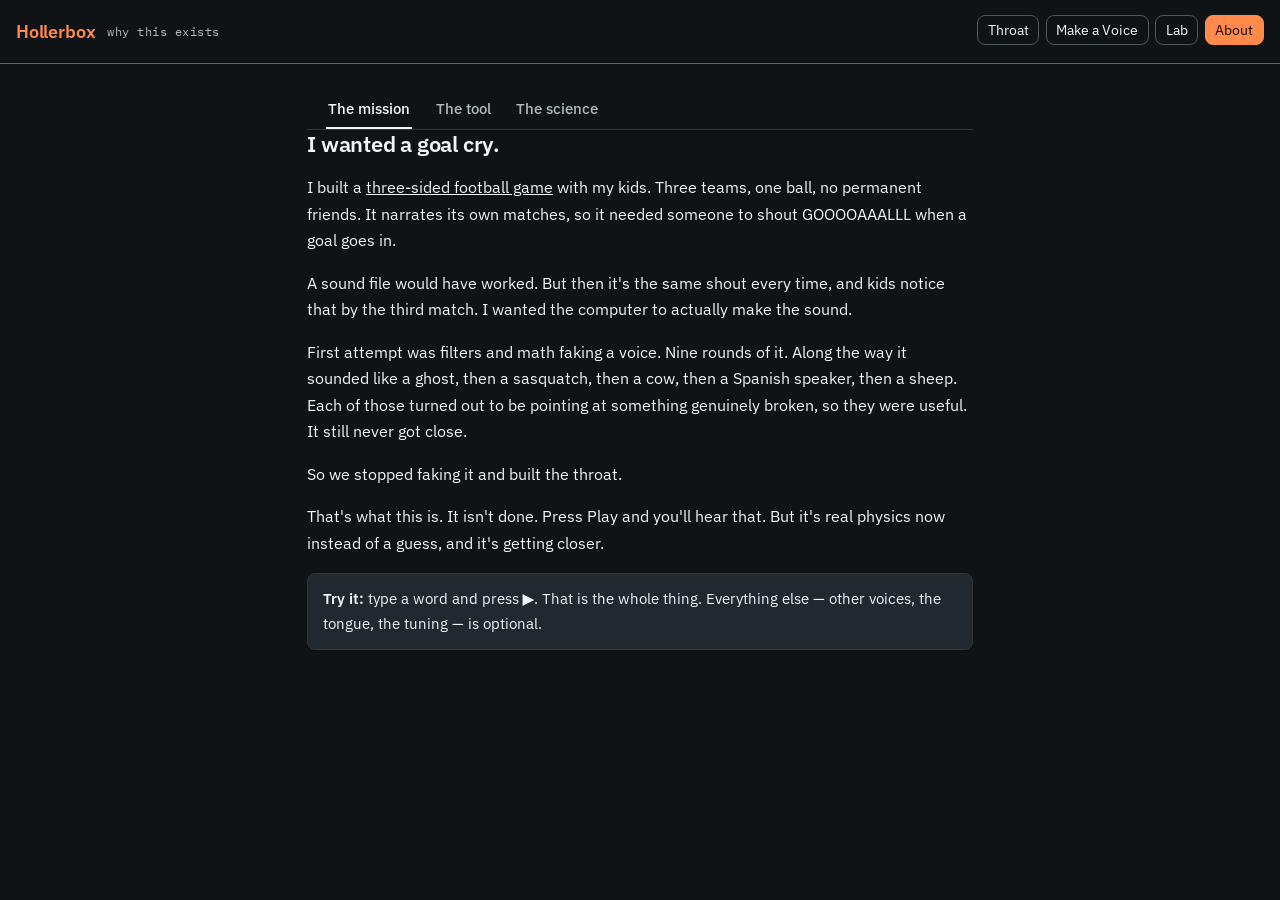
<file: about.html>
<!doctype html>
<html lang="en">
<meta charset="utf-8">
<meta name="viewport" content="width=device-width,initial-scale=1,viewport-fit=cover">
<title>About · Hollerbox</title>
<link rel="preconnect" href="https://fonts.googleapis.com">
<link rel="preconnect" href="https://fonts.gstatic.com" crossorigin>
<link href="https://fonts.googleapis.com/css2?family=IBM+Plex+Sans:wght@400;500;600&family=IBM+Plex+Mono:wght@400;500&display=swap" rel="stylesheet">
<link rel="stylesheet" href="chrome.css">
<style>

:root{

  /* ── THE ACCENT ─────────────────────────────────────────────────────────
     Burnt orange, and it is not an arbitrary brand choice: orange already meant something here
     before it meant anything. #ff8c42 marks the narrowest point of the tract, the constriction —
     the thing that decides what a sound IS. So the accent says the same thing everywhere it
     appears: this is the live one, this is where you are.

     Chosen against the colours already carrying meaning rather than by eye. The Mouth view is
     red for fixed, yellow for flaps, blue for air, and the constriction marker is a brighter
     orange. #ff8a4c sits 8.0:1 against the background and 8.5:1 for dark text ON it, so it works as a
     FILL rather than only as an outline — and it is within ten of the constriction marker it
     already resembles, which is right, because the two mean the same thing.

     ORANGE IS FILL OR LINE, NEVER TEXT INSIDE AN ORANGE BOX. Orange text on an orange-tinted
     background with an orange border is three quiet signals where one loud one was wanted; it
     reads as washed out. A marked control is FILLED and its text goes dark.

     Used for exactly two things: WHERE YOU ARE, and WHAT IS LIVE. Everything else stays grey,
     because an accent on everything is an accent on nothing. */
  --hot:#ff8a4c; --hot-soft:rgba(255,138,76,.14); --hot-line:rgba(255,138,76,.55);
  --hot-ink:#160a03;
  --bg:#0f1316; --panel:#171c20; --panel2:#212930; --rule:#2f373d;
  --ink:#f1f5f7; --dim:#aeb9bf; --line:#4c575e;
  --mono:"IBM Plex Mono",ui-monospace,monospace;
  --sans:"IBM Plex Sans",system-ui,-apple-system,sans-serif;
}
*{box-sizing:border-box;margin:0;padding:0}
body{background:var(--bg);color:var(--ink);font-family:var(--sans);line-height:1.55}
/* The page's own width, applied to its content — NOT to .nav, which is shared with the other
   three pages and must stay identical to them. An earlier version put both under one selector
   and silently overwrote the shared rule. */
.cardbody{max-width:44rem;margin:0 auto;padding:0 1.2rem 3rem}
a{color:var(--hot)}
.tabs{display:flex;gap:.3rem;padding:.6rem 1.2rem 0;border-bottom:1px solid var(--rule)}
.tab{font-family:var(--sans);font-size:.92rem;font-weight:500;color:var(--dim);
  background:transparent;border:0;border-bottom:2px solid transparent;
  padding:.5rem .1rem .55rem;margin-right:1.1rem;cursor:pointer}
.tab.on{color:var(--ink);border-bottom-color:var(--ink)}
.lead{font-size:1.35rem;line-height:1.3;color:var(--ink);font-weight:600;
  margin-bottom:1rem;letter-spacing:-.01em}
.tryit{background:var(--panel2);border:1px solid var(--rule);border-radius:8px;
  padding:.75rem .9rem;font-size:.96rem}
.cardbody{padding:1.1rem 1.2rem 1.4rem;overflow-y:auto;-webkit-overflow-scrolling:touch}
.cardbody section[hidden]{display:none}
.cardbody p{font-size:1rem;line-height:1.66;margin:0 0 1rem;color:var(--ink)}
.cardbody .lead{font-size:1.35rem;line-height:1.3;color:var(--ink);font-weight:600;
  margin-bottom:1rem;letter-spacing:-.01em}
.cardbody .tryit{background:var(--panel2);border:1px solid var(--rule);border-radius:8px;
  padding:.75rem .9rem;font-size:.96rem}
.cardbody sub{font-size:.72em}
.cardbody h3{font-size:.82rem;letter-spacing:.09em;text-transform:uppercase;
  color:var(--dim);margin:1.5rem 0 .6rem;font-family:var(--mono);font-weight:500}
.cardbody b{font-weight:600}
.cardbody a{color:var(--ink)}
.cardbody p{font-size:1rem}
.cardbody section[data-tab]{display:none}
.cardbody section[data-tab].on{display:block}
p{margin:.7rem 0}
</style>

<header>
  <h1><a href="./" data-home>Hollerbox</a></h1>
  <span class="sub">why this exists</span>
  <span class="spacer"></span>
<nav class="nav">
  <a href="index.html">Throat</a>
  <a href="wizard.html">Make a Voice</a>
  <a href="lab/bench.html">Lab</a>
  <span class="here">About</span>
</nav>
</header>

<div class="cardbody">

  
    <div class="tabs" id="tabs">
      <button class="tab on" data-tab="mission">The mission</button>
      <button class="tab" data-tab="tool">The tool</button>
      <button class="tab" data-tab="science">The science</button>
    </div>
    

      <section data-tab="mission">
        <p class="lead">I wanted a goal cry.</p>

        <p>I built a <a href="https://johnhenryburns.github.io/three-sided-football/"
        target="_blank" rel="noopener">three-sided football game</a> with my kids. Three teams,
        one ball, no permanent friends. It narrates its own matches, so it needed someone to
        shout GOOOOAAALLL when a goal goes in.</p>

        <p>A sound file would have worked. But then it's the same shout every time, and kids
        notice that by the third match. I wanted the computer to actually make the sound.</p>

        <p>First attempt was filters and math faking a voice. Nine rounds of it. Along the way
        it sounded like a ghost, then a sasquatch, then a cow, then a Spanish speaker, then a
        sheep. Each of those turned out to be pointing at something genuinely broken, so they
        were useful. It still never got close.</p>

        <p>So we stopped faking it and built the throat.</p>

        <p>That's what this is. It isn't done. Press Play and you'll hear that. But it's real
        physics now instead of a guess, and it's getting closer.</p>

        <p class="tryit"><b>Try it:</b> type a word and press <b>▶</b>. That is the whole thing.
        Everything else — other voices, the tongue, the tuning — is optional.</p>
      </section>

      <section data-tab="tool" hidden>
        <p class="lead">Five controls.</p>

        <p>Along the bottom: <b>∿</b> sustains whatever shape the tract is in — one sound, held,
        for as long as you like. Which sound that is depends on what you last touched: tap a
        phoneme and it is that one, move the articulator sliders and it is whatever the tube
        now makes. A nasal shape gives you a hum; a stop gives you silence, because a sealed
        tube has nothing to radiate. <b>▶</b> is the other thing entirely — a whole word,
        articulated in sequence. One is a note, the other is a melody. The <b>voice</b> picker
        changes who is talking, <b>Phrase</b> is where the words come from, and <b>Advanced</b>
        holds the articulators, the timing, the tract length and the Lab.</p>

        <p><b>Play word</b> speaks the word you have built. It opens on <i>goal</i>.
        While it is speaking, that button becomes Stop.</p>

        <p>The <b>Voice</b> list is not a set of effects. Each entry changes the <i>length of the
        tube</i> along with the source: a woman's tract is about 14.7 cm against a man's 17.5,
        and that shortening is what lifts every formant — pitch alone will not do it. Helium is
        the same idea arriving by another route: the gas carries sound faster, so the same
        voice at the same pitch rings a tube that is acoustically half the size. You can hear
        source and filter come apart.</p>

        <p><b>Phrase</b> is where the words come from. Type anything and it is sounded out for you;
        tap the sounds it chose and a phoneme keyboard opens, with a backspace, so you can
        correct it the way you would correct a spelling. <b>New word</b> starts clean. The
        timing sliders set how long the word takes and how much the first vowel is stretched.</p>

        <p><b>Tract</b> opens the tongue and voice controls. Tongue position slides the
        narrowing from the throat toward the lips, constriction sets how tight it is, and lip
        aperture rounds or spreads the mouth. Between those three you can reach most of the
        vowel space by hand.</p>

        <p><b>Lab</b> is where the tuning happens. It plays you two versions of the voice and
        you keep the better one. Do that ten times and it converges somewhere you would not have
        found by dragging sliders. If both sound wrong, say so — it will search somewhere else.
        A good voice can be copied out as a seed and pasted back later.</p>

        <p>One thing worth knowing: a voice and a word are separate. Tune a voice on
        <i>goal</i> and it will speak <i>bulldog</i> the same way, without retuning.</p>

        <p class="tryit"><b>Things it can already say:</b> goal, gold, ball, bulldog, dad, good,
        bird. Anything built from vowels, /l/, and the stops b d g.</p>
      </section>

      <section data-tab="science" hidden>
        <p class="lead">A tube decides the sound.</p>

        <p>Blow across the top of a bottle and you get a note. Change the bottle and the note
        changes. The shape of the space inside is what decides it.</p>

        <p>Your mouth works the same way. Your vocal cords make a buzz, and the tube above them
        turns that buzz into a vowel. Move your tongue and you change the shape of the tube.
        That is most of what a vowel is.</p>

        <p>So the controls here are not abstract. They are a <b>jaw</b>, a <b>tongue body</b>, a
        <b>tongue tip</b> and <b>lips</b> — six numbers shared by every sound. That constraint
        matters: a tongue cannot be in two places, and lips are not part of it, so no setting
        can produce a shape a real mouth could not make.</p>

        <p>Thirty-nine sounds are built this way, and two of the voices are <b>measured from a
        real person</b> — tract length taken from their third formant, tongue positions solved
        to match their vowels, pitch and voice quality from a recording. Which is how we
        learned that a shouted vowel does <i>not</i> open as it is held, and that the model had
        been assuming a dialect seventy years out of date.</p>

        <p>This page is that tube, simulated. It is cut into 44 short segments, and sound
        bounces around inside it the way it does in your own head. Nothing here is a recording,
        and nothing here knows what a vowel is. It only knows the shape of the pipe.</p>

        <h3>Where the shapes came from</h3>
        <p>In 1952 Peterson and Barney measured the resonances of thousands of spoken vowels,
        and their numbers are still the standard reference. We searched over tube shapes until
        the simulation matched those measurements.</p>

        <p>The interesting part is what fell out of that search. Nobody gave it any phonetics,
        but it independently found that /o/ needs a narrowing at the back of the throat plus
        rounded lips, and /ɑ/ a narrowing low in the throat with the jaw open. That is exactly
        what those vowels are.</p>

        <h3>Under the hood</h3>
        <p>The model is a <b>Kelly–Lochbaum digital waveguide</b> (1962). The tract is a chain
        of cylindrical sections carrying two counter-propagating travelling waves. Wherever the
        cross-sectional area changes, part of each wave reflects:</p>

        <p class="eqn">r = (A₁ − A₂) / (A₁ + A₂)</p>

        <p>That is the whole model. There are no formant filters in the code. The resonances are
        standing waves, and each cylinder in the 3D view is lit by the wave energy actually
        present in that section, so you are watching the pressure pattern that <i>is</i> a
        formant.</p>

        <p>The /l/ needs more than one tube. A lateral splits the airflow around the tongue and
        leaves a closed pocket, which puts a <b>zero</b> in the transfer function — and a single
        unbranched tube is an all-pole system that cannot produce one. So the tract carries a
        side branch, coupled through a three-port scattering junction:</p>

        <p class="eqn">p<sub>j</sub> = 2·Σu⁺ / ΣA &nbsp;·&nbsp; u⁻ᵢ = Aᵢ·p<sub>j</sub> − u⁺ᵢ</p>

        <p>which reduces exactly to the two-port form when the branch is shut, so it cannot
        disturb the tract it taps into. With the lateral re-solved around it, the engine
        measures a −33.7 dB notch at 1950 Hz. The same mechanism with an open far end at the
        velum gives the nasals.</p>

        <h3>The same algorithm plucks a string</h3>
        <p>Anyone who has built synthesizers will recognise the machinery. <b>Karplus–Strong</b>
        (1983) — a delay line with a loss filter in its feedback path, kicked with a burst of
        noise — is the standard way to synthesize a plucked string, and it is the same idea:
        sound in a one-dimensional medium is two travelling waves, so you simulate it by
        delaying and filtering rather than by solving anything.</p>

        <p>Kelly and Lochbaum got there first, in 1962, with the vocal tract. Julius O. Smith
        later formalised the whole family as <b>digital waveguide synthesis</b> and showed that
        Karplus–Strong is a waveguide with the simplifications a string allows.</p>

        <p>The difference is geometry. A string is uniform, so nothing scatters along its
        length and a single delay loop is enough. A vocal tract changes cross-section
        constantly, so it needs a scattering junction at every boundary — which is why this
        model carries 44 of them.</p>

        <p>You can watch the two collapse into each other. Make every section of this tube the
        same diameter and every reflection coefficient goes to zero, leaving a plain delay loop.
        Then only the ends decide what it is:</p>

        <table class="mini">
          <tr><th></th><th>resonances</th><th>theory</th></tr>
          <tr><td>one end open<br><span class="dimtd">(vocal tract)</span></td>
              <td>500 · 1505 · 2505 · 3510 Hz</td><td>odd × c/4L</td></tr>
          <tr><td>both ends reflecting<br><span class="dimtd">(string)</span></td>
              <td>1000 · 2005 · 3005 · 4010 Hz</td><td>all × c/2L</td></tr>
        </table>

        <p>Odd harmonics only is a tube stopped at one end — a clarinet, a throat. The full
        harmonic series is a string fixed at both ends. Same code, two numbers changed.</p>

        <h3>What is still missing</h3>
        <p>The things listed here for a long time — nasals, voiceless stops, fricatives, and the
        LF glottal source that makes a shout <i>pressed</i> rather than merely loud — are all
        built. What replaced them is a harder problem, and a more interesting one.</p>

        <p><b>The vowels are solved and the consonants are not.</b> All ten of the vowels
        Peterson &amp; Barney measured land within 12% of their published figures, and the two
        further vowels the model adds — schwa and /o/, which were not in their study — land
        inside the same tolerance against conventional values. But a labelled ɑCɑ listening
        sweep scored the consonants at 1 in 22. That is not twenty-two faults; it is about
        four.</p>

        <p>Two are fixed. Voiceless stops had no voice onset time, so /p t k/ were heard as
        /b d g/ — they now sit at 70–105 ms against 10–15 for their voiced partners, in the
        right order labial to velar. And the burst was filtered at one fixed cutoff, which
        erased place: /g/ came back as /d/ and /k/ as /t/. The burst now follows the cavity in
        front of the release. Both hold, by ear.</p>

        <p>Two remain. Every fricative is measurably in the right band — /s/ at 4700 Hz, /ʃ/ at
        3000 — and several are still heard as undifferentiated hiss, so spectrum is not what is
        wrong with them. And the consonants have no measured targets: the vowel shapes were
        solved against real formant data and score ten out of ten, while the consonants were
        placed by hand, so nothing has ever noticed when two of them drifted onto the same
        sound. A listening sweep identifies about two in three.</p>

        <p>The nasal tract is 11 cm, which is the real range, and you can watch it open — the
        second cavity swings out from the velum on every /m/, /n/ and /ŋ/, with its own standing
        wave coloured the same way. The little stub near the lips is the pocket that makes an
        /l/. Both were invisible until recently, which is a poor thing to hide: the coupling of
        two cavities through a velum is the most interesting thing in here.</p>

        <p>Below that sit the things nobody has got to: prosody beyond a pitch arc, and
        frequency-dependent losses — which were built, measured, and reverted, because the loss
        filter's group delay lengthened the tube and moved every formant by 11%.</p>

        <p class="links">
          <a href="https://github.com/JohnHenryBurns/hollerbox" target="_blank" rel="noopener">Source on GitHub</a>
          <a href="https://github.com/JohnHenryBurns/hollerbox/blob/main/LICENSE" target="_blank" rel="noopener">MIT licence</a>
          <a href="https://github.com/JohnHenryBurns/hollerbox/blob/main/ROADMAP.md" target="_blank" rel="noopener">Roadmap</a>
          <a href="https://github.com/JohnHenryBurns/three-sided-football/blob/main/docs/AUDIO-EXPERIMENT.md" target="_blank" rel="noopener">The nine-attempt write-up</a>
          <a href="https://dood.al/pink-trombone/" target="_blank" rel="noopener">Pink Trombone</a>
          <a href="https://ccrma.stanford.edu/~jos/pasp/" target="_blank" rel="noopener">Smith, Physical Audio Signal Processing</a>
        </p>
      </section>
</div>

<script>
// Tabs, and nothing else. This was a dialog over the throat; it is a page now, so there is no
// opening, no closing, and no marker in the URL to remember whether it has been seen.
(function(){
  const secs = document.querySelectorAll('.cardbody section[data-tab]');
  const tabs = document.querySelectorAll('.tab');
  function show(name){
    for (const s of secs) s.classList.toggle('on', s.dataset.tab === name);
    for (const t of tabs) t.classList.toggle('on', t.dataset.tab === name);
  }
  for (const t of tabs) t.addEventListener('click', () => show(t.dataset.tab));
  show('mission');
})();
</script>
</file>
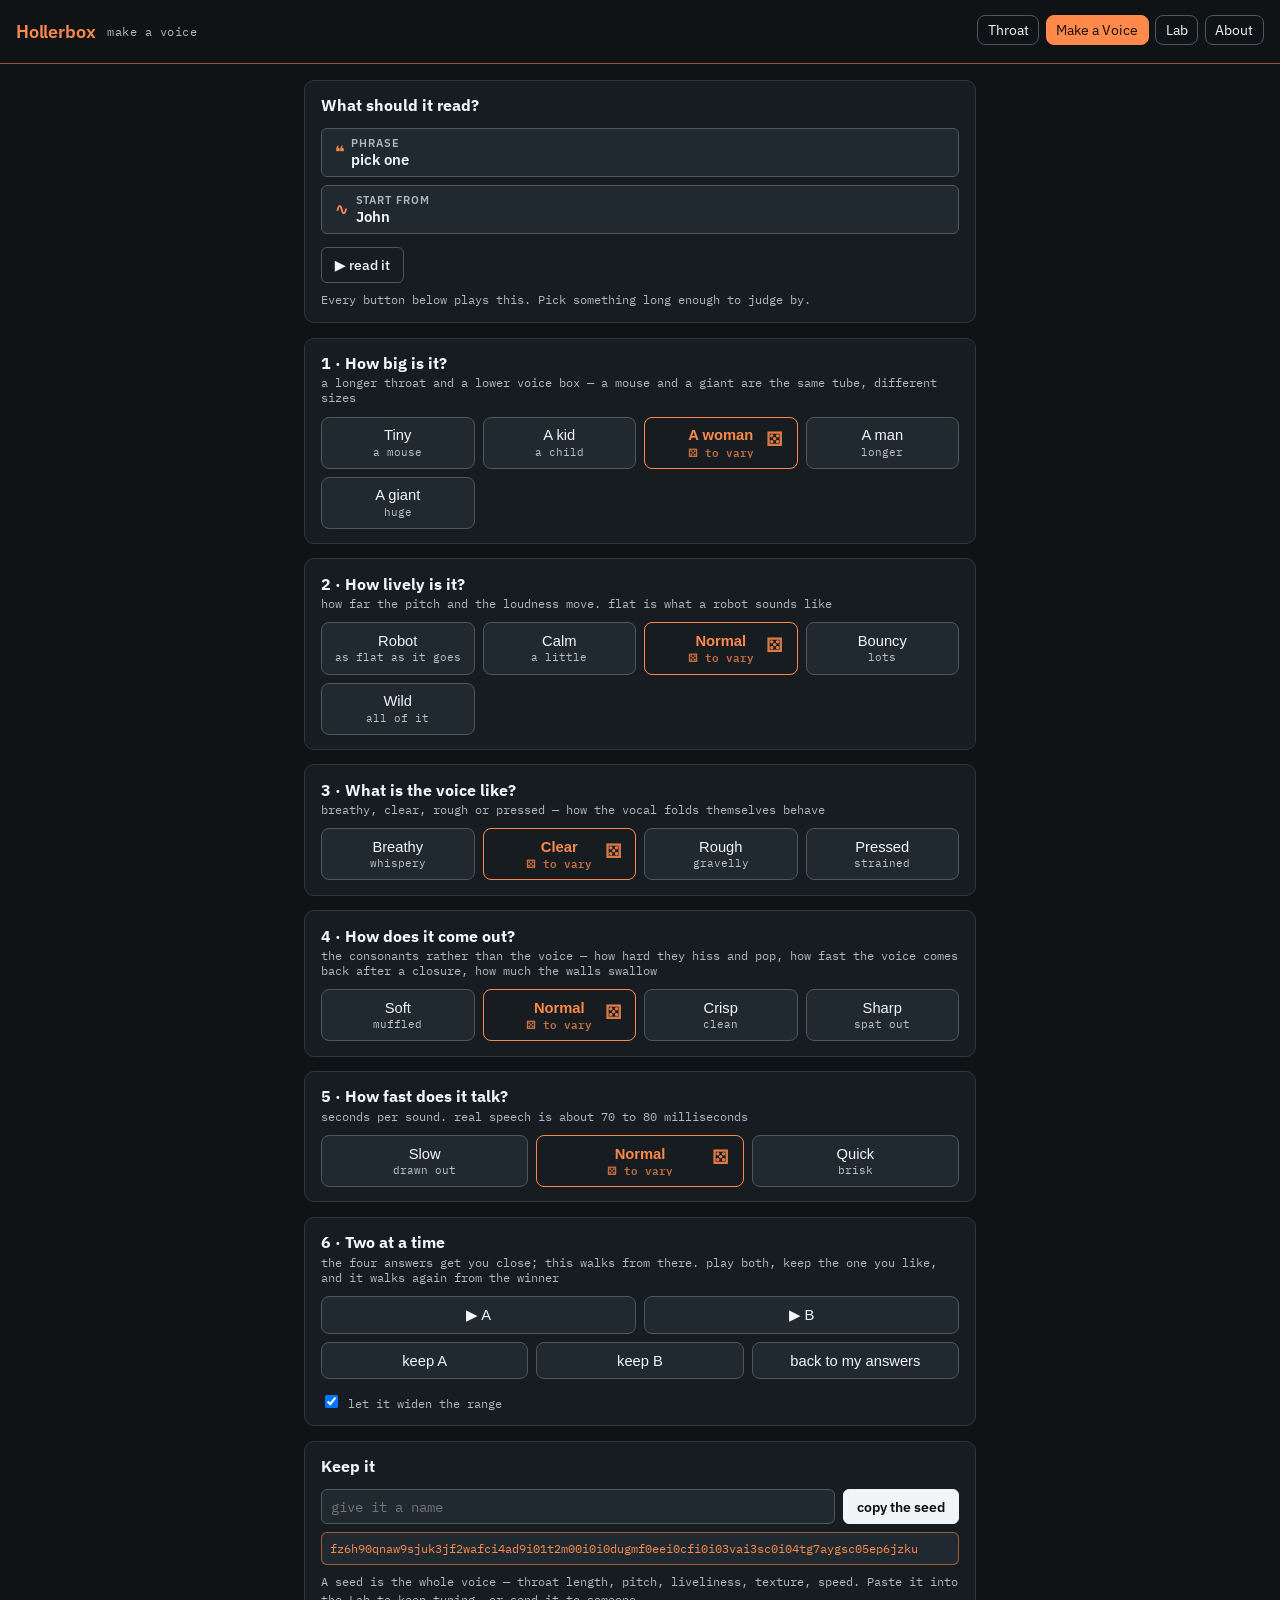
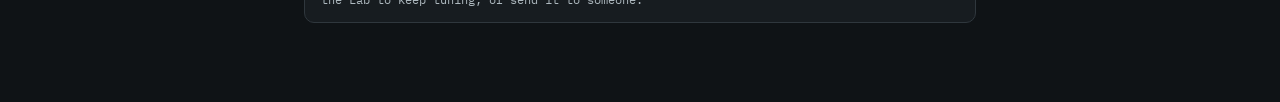
<file: wizard.html>
<!doctype html>
<meta charset="utf-8">
<meta name="viewport" content="width=device-width,initial-scale=1,viewport-fit=cover">
<title>Hollerbox · make a voice</title>
<link rel="preconnect" href="https://fonts.googleapis.com">
<link rel="preconnect" href="https://fonts.gstatic.com" crossorigin>
<link href="https://fonts.googleapis.com/css2?family=IBM+Plex+Sans:wght@400;500;600&family=IBM+Plex+Mono:wght@400;500&display=swap" rel="stylesheet">
<link rel="stylesheet" href="chrome.css">

<!-- ── MAKE A VOICE ────────────────────────────────────────────────────────────
     The tournament works and asks the wrong question of a person: it offers A against B while
     a dropdown decides which of five groups is being mutated, so it is easy to lose track of
     what is even moving. That is a bookkeeping task, not a listening one.

     This asks for a DIRECTION instead. Four questions, each with a handful of options you can
     hear, and a name at the end. The seed format already preserves; what was missing is the
     framing that turns forty numbers into four choices with obvious answers.

     The second question is there because of a measurement. Against a recording of a person
     reading the bench phrases, the model has HALF the range on both axes — 6.7 semitones of
     pitch against 13.3, and 12.8 dB of loudness against 22.5. The bottom matches almost
     exactly; it is the top that never arrives. Flat dynamics is what "robotic" means
     colloquially, so "how lively" is a first-class question rather than a fine adjustment.
────────────────────────────────────────────────────────────────────────────── -->

<style>

:root{

  /* ── THE ACCENT ─────────────────────────────────────────────────────────
     Burnt orange, and it is not an arbitrary brand choice: orange already meant something here
     before it meant anything. #ff8c42 marks the narrowest point of the tract, the constriction —
     the thing that decides what a sound IS. So the accent says the same thing everywhere it
     appears: this is the live one, this is where you are.

     Chosen against the colours already carrying meaning rather than by eye. The Mouth view is
     red for fixed, yellow for flaps, blue for air, and the constriction marker is a brighter
     orange. #ff8a4c sits 8.0:1 against the background and 8.5:1 for dark text ON it, so it works as a
     FILL rather than only as an outline — and it is within ten of the constriction marker it
     already resembles, which is right, because the two mean the same thing.

     ORANGE IS FILL OR LINE, NEVER TEXT INSIDE AN ORANGE BOX. Orange text on an orange-tinted
     background with an orange border is three quiet signals where one loud one was wanted; it
     reads as washed out. A marked control is FILLED and its text goes dark.

     Used for exactly two things: WHERE YOU ARE, and WHAT IS LIVE. Everything else stays grey,
     because an accent on everything is an accent on nothing. */
  --hot:#ff8a4c; --hot-soft:rgba(255,138,76,.14); --hot-line:rgba(255,138,76,.55);
  --hot-ink:#160a03;
  --bg:#0f1316; --panel:#171c20; --panel2:#212930; --rule:#2f373d;
  --ink:#f1f5f7; --dim:#aeb9bf; --line:#4c575e; --pick:#cfe3ff;
  --mono:"IBM Plex Mono",ui-monospace,monospace;
  --sans:"IBM Plex Sans",system-ui,-apple-system,sans-serif;
}
*{box-sizing:border-box}
html,body{margin:0;min-height:100%;background:var(--bg);color:var(--ink);font-family:var(--sans);
  -webkit-font-smoothing:antialiased;overscroll-behavior-y:none}
/* Two rows on a phone, like the throat. It was one flex row, so the rooms folded up beside the
   title and the subtitle sat between them — "Hollerbox  make a voice  Throat  Make a voice",
   which reads as four things of equal weight and is really two. */
.btn{font-family:var(--sans);font-weight:500;font-size:.9rem;border-radius:6px;cursor:pointer;
  padding:.45rem .8rem;background:transparent;color:var(--ink);border:1px solid var(--line)}
.btn:hover{border-color:var(--ink)}
a.btn{text-decoration:none;display:inline-block}
.btn.solid{background:var(--ink);color:#0d1013;border-color:var(--ink);font-weight:600}

main{max-width:44rem;margin:0 auto;padding:1rem 1rem 4rem}
.step{border:1px solid var(--rule);border-radius:10px;background:var(--panel);
  padding:.9rem 1rem;margin-bottom:.9rem}
.step h2{font-size:1rem;margin:0 0 .15rem}
.step .why{font-family:var(--mono);font-size:.75rem;color:var(--dim);margin-bottom:.7rem}
/* The walk's counter. It wore `.sub` — the header tagline's class — so styling the tagline
   restyled it and vice versa. Its own name, and not `.tally`, which the option badges own. */
.step .walkcount{font-family:var(--mono);font-size:.78rem;color:var(--dim)}
/* A GRID, NOT A WRAPPING ROW. `flex-wrap` sizes each option from its own content, so the moment
   one is chosen and its hint grows from "a mouse" to "tap again to vary" the whole row re-flows
   — options change width, some jump to the next line, and on a phone the question you just
   answered rearranges itself under your thumb.
   Fixed columns instead: two on a phone, and the cells do not care what is written in them. */
.opts{display:grid;grid-template-columns:repeat(2,1fr);gap:.5rem}
@media (min-width:560px){ .opts{grid-template-columns:repeat(auto-fit,minmax(8rem,1fr))} }
.opt{border:1px solid var(--line);border-radius:8px;background:var(--panel2);min-width:0;
  color:var(--ink);padding:.6rem .5rem;cursor:pointer;font-size:.92rem;text-align:center}
.opt:hover{border-color:var(--ink)}
.opt small{display:block;font-family:var(--mono);font-size:.68rem;opacity:.75;margin-top:.15rem;
  height:1.15em;line-height:1.15em;overflow:hidden;text-overflow:ellipsis;white-space:nowrap}

.say{display:flex;gap:.5rem;align-items:center;margin-top:.8rem;flex-wrap:wrap}
.say input,.say select{flex:1 1 12rem;background:var(--panel2);color:var(--ink);
  border:1px solid var(--line);border-radius:6px;padding:.45rem .55rem;font-family:var(--mono);font-size:.85rem}
#seed{width:100%;font-family:var(--mono);font-size:.75rem;word-break:break-all;color:var(--dim);
  background:var(--panel2);border:1px solid var(--rule);border-radius:6px;padding:.5rem;margin-top:.5rem}
.note{font-family:var(--mono);font-size:.72rem;color:var(--dim);margin-top:.5rem;line-height:1.5}



/* FILLED, NOT TINTED. This was orange text on an orange wash inside an orange border — three
   quiet signals where one loud one was wanted, and it read as washed out rather than current. */
.btn.here{opacity:1;cursor:default;background:var(--hot);border-color:var(--hot);
  color:var(--hot-ink);font-weight:600}

/* The chosen answer to each question, and the seed the answers make. */
/* the seed is orange TEXT, and legitimately so: it sits on the plain panel, not inside an
   orange box, so there is nothing for it to wash out against */
#seed{border-color:var(--hot-line)}
#seed{color:var(--hot)}
a{color:var(--hot)}
:focus-visible{outline:2px solid var(--hot);outline-offset:2px}

/* The same two-question treatment as the throat: a mark, and the weight to match. */
.btn.big{display:inline-flex;align-items:center;gap:.42rem;padding:.5rem .8rem;
  font-size:.98rem;font-weight:600;background:var(--panel2);border-color:var(--line)}
.btn.big .gl{font-size:1.05rem;line-height:1;color:var(--hot)}
.btn.big:hover,.btn.big:focus-visible{border-color:var(--hot);background:var(--hot);color:var(--hot-ink)}
.btn.big:hover .gl,.btn.big:focus-visible .gl{color:var(--hot-ink)}

.btn.big{flex:1 1 0;min-width:0;text-align:left}
.btn.big .two{display:flex;flex-direction:column;min-width:0;line-height:1.2}
.btn.big .lb{font-size:.7rem;font-weight:600;letter-spacing:.08em;text-transform:uppercase;color:var(--dim)}
.btn.big .val{font-size:.92rem;font-weight:600;white-space:nowrap;overflow:hidden;text-overflow:ellipsis}
.btn.big:hover .lb,.btn.big:focus-visible .lb{color:var(--hot-ink)}

/* A room that is not for visitors. Small, grey, no border — it reads as a footnote beside two
   buttons, which is what it is: a workbench, one tap away for the person who needs it and
   visibly not an invitation. It still fills and darkens when it is the room you are in, because
   being there and not knowing it is worse than the clutter. */
.btn.quiet{border-color:transparent;background:none;color:var(--dim);
  font-size:.78rem;font-weight:400;padding:.35rem .45rem}
.btn.quiet:hover,.btn.quiet:focus-visible{color:var(--ink);border-color:var(--line);background:none}
.btn.quiet.here{background:var(--hot);color:var(--hot-ink);border-color:var(--hot);font-weight:600}


/* ── THE ANSWER, VARIED ───────────────────────────────────────────────────
   A tap on the answer you already chose varies it. The shimmy exists because a tap that changes
   a number you cannot see is indistinguishable from a tap that did nothing — the voice does
   change, but not until it next speaks, and by then the tap is forgotten. */
/* THE ROLL. This is the part of the app that is a game, so a nudge should feel like a die
   landing rather than a setting being applied: a quick kick, a scale that overshoots and comes
   back, and a flash of the accent that fades. Three cheap things that together read as "that
   did something" long before the voice gets around to speaking. */
@keyframes hb-shimmy{
  0%  {transform:translateX(0)   scale(1)}
  15% {transform:translateX(-4px) scale(1.04)}
  35% {transform:translateX(4px)  scale(1.03)}
  55% {transform:translateX(-2px) scale(1.01)}
  75% {transform:translateX(2px)  scale(1)}
  100%{transform:translateX(0)   scale(1)}
}
@keyframes hb-flash{
  0%  {box-shadow:inset 0 0 0 2px var(--hot-ink), 0 0 0 0 var(--hot)}
  40% {box-shadow:inset 0 0 0 2px var(--hot-ink), 0 0 0 7px rgba(255,138,76,.34)}
  100%{box-shadow:inset 0 0 0 2px var(--hot-ink), 0 0 0 0 rgba(255,138,76,0)}
}
.opt.shimmy{animation:hb-shimmy .34s cubic-bezier(.36,.07,.19,.97), hb-flash .5s ease-out}
@media (prefers-reduced-motion:reduce){
  /* still acknowledged, just not moved: the flash alone carries it */
  .opt.shimmy{animation:hb-flash .4s ease-out}
}
/* how many variations this answer has been through — the score, effectively */
.opt .tally{position:absolute;top:.3rem;right:.42rem;font:600 .62rem/1 var(--mono);
  opacity:.72;letter-spacing:.02em}
.opt{position:relative}
/* The button must not resize when it is chosen. It was not the outline — an inset shadow has no
   layout effect — it was the LABEL: the hint under an unchosen option is "a mouse", and under a
   chosen one it becomes "tap again to vary", which is longer, wraps, and makes the button taller
   than its neighbour. The sub-label gets a fixed height and one line, so every option in a row
   is the same size whatever it currently says. */
.opt small{display:block;height:1.15em;line-height:1.15em;overflow:hidden;
  text-overflow:ellipsis;white-space:nowrap}
.opt.on small{opacity:.8}

/* The two things the questions are about: what it says, and what it starts from. Stacked, full
   width, so neither is squashed against the other the way the phrase button was when it shared a
   row with a text box. */
#picker{display:flex;flex-direction:column;gap:.5rem;align-items:stretch}
#picker .btn.big{width:100%}

/* ── CHOSEN, AND CHOSEN-THEN-VARIED ───────────────────────────────────────
   Two different states and they were nearly the same picture: both orange-filled, the varied one
   distinguished by an inset line most people would never notice. They mean different things —
   one is an answer, the other is an answer you have moved off — so they get different weights.

   CHOSEN is outlined: the accent on the border and the text, nothing filled. It reads as "this
   is the one" without shouting.

   VARIED is filled. It is the louder state because it is the rarer and more surprising one, and
   because the fill is what the shimmy flashes against. */
.opt.on{border-color:var(--hot);color:var(--hot);background:transparent;font-weight:600}
.opt.on.varied{background:var(--hot);color:var(--hot-ink);border-color:var(--hot)}
.opt.on.varied small,.opt.on.varied .tally{color:var(--hot-ink);opacity:.8}
.opt.on small{color:var(--hot);opacity:.75}
.opt .tally{color:var(--hot)}

/* The die sits in the corner of the chosen answer. Big enough to hit on a phone — 44px is the
   usual floor — without covering the label it sits on.
   It said 44 and measured 34: 2.1rem is 33.6px, and the comment had been describing an
   intention rather than the rule under it. 2.75rem is the number the comment always meant.
   The glyph grows with it, since the thing was hard to see as well as hard to hit. */
.opt .die{position:absolute;top:0;right:0;width:2.75rem;height:2.75rem;
  display:flex;align-items:center;justify-content:center;
  font-size:1.2rem;line-height:1;cursor:pointer;opacity:.85;border-radius:0 8px 0 8px}
.opt.on .die{color:var(--hot)}
.opt.on.varied .die{color:var(--hot-ink)}
.opt .die:hover{opacity:1;background:rgba(255,138,76,.16)}
.opt .tally{right:2.85rem}
</style>

<header>
  <h1><a href="./" data-home>Hollerbox</a></h1><span class="sub">make a voice</span>
  <span class="spacer"></span>
<nav class="nav">
  <a href="index.html">Throat</a>
  <span class="here">Make a Voice</span>
  <a href="lab/bench.html">Lab</a>
  <a href="about.html">About</a>
</nav>
</header>

<main>
  <div class="step">
    <h2>What should it read?</h2>
    <div class="say" id="picker"></div>
    <div class="say"><button class="btn" id="readIt">▶ read it</button></div>
    <div class="note">Every button below plays this. Pick something long enough to judge by.</div>
  </div>

  <div class="step">
    <h2>1 · How big is it?</h2>
    <div class="why">a longer throat and a lower voice box — a mouse and a giant are the same tube, different sizes</div>
    <div class="opts" id="q1"></div>
  </div>

  <div class="step">
    <h2>2 · How lively is it?</h2>
    <div class="why">how far the pitch and the loudness move. flat is what a robot sounds like</div>
    <div class="opts" id="q2"></div>
  </div>

  <div class="step">
    <h2>3 · What is the voice like?</h2>
    <div class="why">breathy, clear, rough or pressed — how the vocal folds themselves behave</div>
    <div class="opts" id="q3"></div>
  </div>

  <div class="step">
    <h2>4 · How does it come out?</h2>
    <div class="why">the consonants rather than the voice — how hard they hiss and pop, how fast the
      voice comes back after a closure, how much the walls swallow</div>
    <div class="opts" id="q5"></div>
  </div>

  <div class="step">
    <h2>5 · How fast does it talk?</h2>
    <div class="why">seconds per sound. real speech is about 70 to 80 milliseconds</div>
    <div class="opts" id="q4"></div>
  </div>

  <div class="step" id="battleStep">
    <h2>6 · Two at a time</h2>
    <div class="why">the four answers get you close; this walks from there. play both, keep the
      one you like, and it walks again from the winner</div>
    <div class="opts">
      <button class="opt" id="playA">▶ A</button>
      <button class="opt" id="playB">▶ B</button>
    </div>
    <div class="opts" style="margin-top:.5rem">
      <button class="opt" id="keepA">keep A</button>
      <button class="opt" id="keepB">keep B</button>
      <button class="opt" id="battleOff">back to my answers</button>
    </div>
    <div class="say">
      <label style="font-family:var(--mono);font-size:.78rem;color:var(--dim);flex:0 0 auto">
        <input type="checkbox" id="wideRange" checked> let it widen the range
      </label>
      <span class="walkcount" id="battleCount" style="flex:1;text-align:right"></span>
    </div>
  </div>

  <div class="step">
    <h2>Keep it</h2>
    <div class="say">
      <input id="vname" placeholder="give it a name">
      <button class="btn solid" id="save">copy the seed</button>
    </div>
    <div id="seed"></div>
    <div class="note">A seed is the whole voice — throat length, pitch, liveliness, texture, speed.
      Paste it into the Lab to keep tuning, or send it to someone.</div>
  </div>
</main>

<script>
(async () => {
// The engine is fetched, not linked, for the same reason index.html does it: all of it at once,
// no version tokens to keep in step.
// ONE BOOTSTRAP, AND IT IS FETCHED LIKE EVERYTHING ELSE.
//
// This used to be a plain <script src="engine/session.js"> — the one file in the project loaded
// with a tag while the rest is fetched no-store. That reintroduced exactly the version skew the
// fetching was for: a browser holding a cached session.js gets a NEW page calling a function an
// OLD module does not have, the call throws, and the boot dies where it stands. Reported as the
// tract not rendering, the chain stuck on its placeholder and the navigation missing — all one
// throw, because everything after it never ran.
async function bootSession(){
  const url = 'engine/session.js';
  try {
    const r = await fetch(url, { cache: 'no-store' });
    if (r.ok) { new Function(await r.text())(); return; }
  } catch (e) { /* file://, offline — fall through */ }
  await new Promise((res, rej) => {
    const t = document.createElement('script');
    t.src = url; t.onload = res; t.onerror = rej;
    document.head.appendChild(t);
  });
}
await bootSession();
await window.HOLLER_SESSION.loadEngine();

const HOLLER = window.HOLLER, SPELL = window.HOLLER_SPELL, SESSION = window.HOLLER_SESSION;

/* ── THE FOUR QUESTIONS ───────────────────────────────────────────────────
   Each option is a patch over the base voice. They are deliberately coarse: the point is that
   a child can hear the difference between two of them without being told what changed. */
const BASE = { ...HOLLER.defaultVoice(), ...(HOLLER.VOICES.john.v || {}) };  // mutated by an inbound seed

// EVERY OPTION SAYS WHAT IT MEANS. Each question used to have one option that patched nothing —
// "as it is", "normal" — which silently inherited whatever BASE held. BASE is John, and John is
// the fastest voice in the set at per 0.095, so the wizard's "Normal" tempo was John's and every
// other voice matched "Slow". Worse, a seed arriving from a URL overwrote BASE, so that option
// meant something different depending on how you got to the page, and the button could not say
// so. Two sources of truth, and the buttons described the wrong one.
//
// The values below are John's, so nothing about the page's own starting point changes — what
// changes is that it is now written down, and an option means the same thing however you
// arrived.
const Q = [
  // A LADDER OF MEASURED VOICES, not four guesses around a middle. "Grown up" was John — a
  // particular man rather than the idea of one — and there was no way to ask for a woman at all,
  // which is the single most obvious thing to want from a question about size.
  //
  // The values are the presets' own. That also fixed something that had been wrong since this
  // question was written: "A kid" sat at f0 210, which is a woman's pitch, not a child's. The
  // measured child is 268. The old option was a woman labelled as a child, and adding a woman is
  // what made that visible.
  //
  // Tract length is what makes a voice a man, a woman or a child — not pitch — so these run
  // 10.3 cm to 21.4 cm and the pitch follows rather than leads.
  { id:'q1', key:'size', opts:[
    ['Tiny',    'a mouse',   { sect:26, f0a:300, f0b:340, f0c:250 }],
    ['A kid',   'a child',   { sect:31, f0a:268, f0b:310, f0c:244 }],
    ['A woman', 'shorter',   { sect:37, f0a:200, f0b:232, f0c:178 }],
    ['A man',   'longer',    { sect:46, f0a:96,  f0b:112, f0c:84  }],
    ['A giant', 'huge',      { sect:54, f0a:70,  f0b:80,  f0c:60  }],
  ]},
  { id:'q2', key:'life', opts:[
    // A LADDER THAT RUNS ONE WAY, and reaches the top. Bouncy used to sit at acc 6 against
    // Normal's 7 — measured, 13.3 semitones of pitch range against 14.5, so the fourth option
    // was FLATTER than the third and the question ran backwards in the middle. Normal's values
    // are John's, written down so an arriving seed can be matched to them, so the fix is to
    // raise the two above it rather than lower it.
    //
    // And Wild reached 15.2 st where the parameters allow 20.7 — 73% of what the engine can do,
    // in the option whose whole job is to be the extreme. It is at the top now.
    //
    //   Robot 7.6 · Calm 9.5 · Normal 14.5 · Bouncy 17.0 · Wild 20.7 semitones
    //
    // Robot is not zero and cannot be: the phrase contour is f0a/f0b/f0c, which belong to "how
    // big" rather than to this question, so the flattest this can go is a voice with no accents
    // and no declination still walking its own register. `pert:0` takes out the last of the
    // wobble. The label says "no range" and means "none that this question controls".
    ['Robot',   'as flat as it goes', { acc:0, decl:0, wklev:1.0, pert:0 }],
    ['Calm',    'a little',  { acc:2,   decl:0.4, wklev:0.8  }],
    ['Normal',  'even',      { acc:7, decl:0.6, wklev:0.65 }],
    ['Bouncy',  'lots',      { acc:10,  decl:1.6, wklev:0.45 }],
    ['Wild',    'all of it', { acc:14,  decl:2.6, wklev:0.35 }],
  ]},
  { id:'q3', key:'tone', opts:[
    ['Breathy', 'whispery',  { rd:1.9,  brth:0.55, press:0.1 }],
    ['Clear',   'plain',     { rd:1.26, press:0.18, brth:0.19, jit:1 }],
    ['Rough',   'gravelly',  { jit:3.2, brth:0.30, press:0.7 }],
    ['Pressed', 'strained',  { rd:0.45, press:0.95, brth:0.05 }],
  ]},
  // ── HOW IT COMES OUT ────────────────────────────────────────────────────
  //
  // Split out of "tone", which was two questions wearing one label. Measured, the six parameters
  // below move the sound 8.22 dB — more than the five that stayed, more than the whole of the
  // liveliness question — and NOT ONE q3 OPTION SET ANY OF THEM. They were reachable only by
  // nudging: the largest single thing in this wizard that nobody could choose on purpose.
  //
  // What stayed with "tone" is the folds — how the voice is made. What comes here is everything
  // after: how hard the consonants hiss and pop, how fast the voice comes back after a closure,
  // how much the walls absorb. Two different questions about two different parts of a throat.
  //
  // ORDERED ON CONSONANT PROMINENCE, not on brightness. High-frequency share was the obvious
  // measure and it is the wrong one: damp, open and burst each move it non-monotonically across
  // their own ranges, so a ladder built on it bounced — Sharp came out DARKER than Soft. What
  // this question is actually about is how far the consonants stand out from the vowels, and on
  // that the ladder runs clean: -9.50, -8.66, -7.42, -6.69 dB.
  //
  // `damp` was backwards in the first attempt. Closer to 1 is LESS loss, so the tract rings more
  // and its low resonances dominate — the opposite of sharp.
  { id:'q5', key:'edge', opts:[
    ['Soft',    'muffled',   { hiss:0.5, burst:0.06, onset:0.090, damp:0.99860, open:0.08, stopVc:1.2 }],
    ['Normal',  'ordinary',  { hiss:1.0, burst:0.16, onset:0.035, damp:0.99950, open:0.05, stopVc:1.5 }],
    ['Crisp',   'clean',     { hiss:1.6, burst:0.45, onset:0.012, damp:0.99975, open:0.03, stopVc:1.7 }],
    ['Sharp',   'spat out',  { hiss:2.2, burst:1.10, onset:0.000, damp:0.99985, open:0.02, stopVc:2.0 }],
  ]},
  { id:'q4', key:'pace', opts:[
    ['Slow',    'drawn out', { per:0.17 }],
    ['Normal',  'ordinary',  { per:0.095 }],
    ['Quick',   'brisk',     { per:0.075 }],
  ]},
];
const chosen = { q1:2, q2:2, q3:1, q5:1, q4:1 };   // the "as it is" option in each

function voice(){
  let v = { ...BASE };
  // same guard on the hot path: this runs on every tap, every nudge and every seed write, and a
  // single bad index here silences the page rather than misreading one question
  for (const q of Q)
    if (!(chosen[q.id] >= 0 && chosen[q.id] < q.opts.length)) chosen[q.id] = 0;
  // the chosen option first, then whatever that question has been nudged to — so picking a new
  // option starts you cleanly from it, and a nudge is always relative to your last answer
  for (const q of Q) v = { ...v, ...q.opts[chosen[q.id]][2], ...(nudged[q.id] || {}) };
  return v;
}
/** What actually gets spoken: a contender while a battle is running, the answers otherwise. */
function current(){ return battle ? battle.keep : voice(); }

/* ── AUDIO ────────────────────────────────────────────────────────────────
   One shared start promise, because four things can trigger it and a flag-then-work guard lets
   the second caller through with no node — which is a bug this project has already had. */
let ctx=null, node=null, N=44;
let wakeAudio = null;
const start = async () => {
  if (node) return;
  const a = await SESSION.startAudio();
  ctx = a.ctx; node = a.node; N = a.n; wakeAudio = a.wake;
};

// The voice is an ARGUMENT, not a global a caller sets and clears around the call. It used to be
// `speakAs = battle.A; speak(...); speakAs = null` — and speak is async, so the clear ran before
// the read and both buttons played whatever the questions currently said. The A/B comparison has
// never worked. Then a later edit dropped the listeners entirely and it stopped doing anything at
// all, which is the "fragile, stops speaking" report.
// ONE AT A TIME. Every option tap calls this and none of them waited, so several could be part
// way through at once — each past its own `await`, each resizing the tract for a different
// voice, and whichever finished last left the worklet at a length the others had already built
// keyframes for. Reported as the wizard going silent after changing the size a few times.
// ── ONE UTTERANCE AT A TIME, AND THE LAST TAP WINS ────────────────────────
//
// Every call takes a ticket. After any await — and there are two, starting the audio and waking
// the context — a call whose ticket is stale stops before it posts anything. So a second tap
// does not race the first: it supersedes it, and the first one quietly gives up rather than
// resizing the tract under the second's keyframes.
//
// Deliberately NOT disabling the buttons while a phrase plays. A passage is five seconds and
// locking the controls for it means you cannot change your mind, cannot stop, and cannot compare
// two voices without waiting out the first — which is the whole activity on this page. Blocking
// input is the fix that makes the tool worse than the bug.
//
// The engine already supports this: a new goal replaces the old one and blends from wherever the
// tract currently is, so interrupting mid-word is a supported thing rather than a hazard.
let turn = 0;
let speaking = Promise.resolve();
function speak(text, who){
  // A CHAIN THAT CANNOT BE BLOCKED. Serialising through `.then` was right — several taps at once
  // each resized the tract for a different voice and whichever finished last left the worklet at
  // a length the others had already built for. But it made every future utterance depend on
  // every past one: a link that never settles kills the page's voice for good, and there is no
  // way back short of a reload. Reported as swapping woman, giant, woman and it stopping.
  //
  // `ctx.resume()` is the one that can hang. A browser returns a promise from it and is under no
  // obligation to settle that promise promptly — a context suspended by an autoplay policy can
  // sit there until a gesture it likes arrives, and a tap on an option is not always one.
  //
  // So the link is raced against a deadline. Two seconds is far longer than starting a word
  // takes and far shorter than a person will wait before deciding the page is broken.
  const link = Promise.race([
    reallySpeak(text, who),
    new Promise(r => setTimeout(r, 2000)),
  ]).catch(() => {});
  speaking = speaking.then(() => link).catch(() => {});
  return link;
}
async function reallySpeak(text, who){
  const mine = ++turn;
  await start();
  if (!node || mine !== turn) return;          // superseded while the audio was starting
  // Not awaited. resume() is a request, not a step — the goal below can be posted while it is
  // still in flight, and if it never settles the word is not held hostage to it.
  if (ctx.state === 'suspended') ctx.resume().catch(() => {});
  if (wakeAudio) wakeAudio();
  if (mine !== turn) return;                   // superseded while the context was waking
  const v = who || current();
  // The resize lives in session.js, which tracks what the worklet actually has. This page used
  // to compare against its own local N and assume they matched — and it is the page whose first
  // question changes tract length.
  N = SESSION.tractFor(node, v, N);
  node.port.postMessage({ type:'voice', v });
  const { ph, stress: st } = SESSION.chainFor(text, SPELL);
  if (!ph.length) return;
  // One speak path, shared with the other two pages. A view decides WHAT to say and WHO says
  // it; what a voice MEANS is not a view's business, and it was three different answers before
  // this — the wizard's being the one that never applied a fitted voice's postures.
  node.port.postMessage({ type: 'goal', seq: SESSION.planSpeech(ph, v, { n: N, stress: st }) });
}

/* ── WHAT TO SAY ──────────────────────────────────────────────────────────
   The passages used to live here and the bench's twelve probes lived in the bench. They are one
   list in session.js now: there was never a reason a probe could not be read here or a passage
   swept there, and they were separate only because they were written on different days. */

/* ── TWO AT A TIME ────────────────────────────────────────────────────────
   The four questions get you into the right neighbourhood and cannot get you further, because
   each one moves several parameters together in a fixed pattern. This walks from wherever they
   left you: two mutations of the current voice, keep the one you like, walk again from that.
   Which is the tournament — but the thing being compared is now a voice you already chose
   rather than an arbitrary point, and nothing asks you to track which group is mutating.

   `RANGE` is separated out and its own toggle, because a recording says the model has half a
   person's range on both axes — 6.7 semitones of pitch against 13.3, and 12.8 dB of loudness
   against 22.5 — and the bottom already matches. A walk that only ever nudges is unlikely to
   cross that on its own, so it is allowed to push, and it is allowed to be switched off when
   what you want is a small voice rather than a lively one. */
// ── WHAT EACH QUESTION OWNS ──────────────────────────────────────────────
//
// The four questions set eighteen of forty-two parameters, and each offers three to five fixed
// points. Everything BETWEEN those points is unreachable — "a kid" and "grown up" are two spots
// on a continuum with nothing in between, and the interesting voices are usually in between.
//
// A nudge jitters one question's parameters around wherever you currently are, and leaves the
// other three alone. That is deliberately not "surprise me": randomising everything gives you a
// voice you cannot learn anything from, because you cannot tell which of the four changes did
// it. One question at a time is how you find out what a question MEANS.
//
// The A/B walk further down is the other half and answers a different need — it compares two
// whole voices rather than exploring one axis. Nudge for "more like this, but different"; walk
// for "which of these is better".
// Thirty-nine of the forty-two, which is everything a voice IS. The four answers still move the
// handful each question is really about; a NUDGE moves everything that question owns, which is
// where the variety lives — the first version reached eighteen and the other twenty-four were
// unreachable from this page at all.
//
// Sorted by measurement rather than by guess. Each of the twenty-four was swept to both extremes
// and the result checked for whether the tract still LANDS on its postures: calibrated it misses
// by 0.09, and only artStiff pushed that past 0.30, reaching 0.44 — articulation coming apart
// rather than a voice sounding different. A sluggish tongue is a real voice quality; a tongue
// that never arrives is a fault.
//
// THREE ARE HELD BACK, each for its own reason:
//   artStiff  — breaks articulation at its top end, measured
//   outGain   — loudness is not character. A nudge that only makes it quieter is not variety.
//   fricDuck  — what makes a voiced fricative sound like one rather than a hum. Correctness.
// HOW FAR A NUDGE MOVES, per question. One step for all four was wrong: measured, q1 at a fifth
// of each range gives 7.4 dB of spectral change and q2 gives 3.9 — half as noticeable — because
// the questions do not move the same KIND of thing.
//
// q2 is melody, and a spectral measure is nearly blind to it. Measured on the pitch contour
// instead, where it actually lives: at a fifth of range, five nudges span 4.3 semitones; at
// 0.45 they span 9.7. q3 is voice quality and simply needed more: 4.4 dB at 0.2 against 7.5 at
// 0.5, which matches q1.
//
// q1 and q4 stay where they are — q1 because it is already the one that produces the voices
// people keep, and q4 because it saturates: bigger steps there stopped changing anything
// (7.9 dB at 0.2 and 6.8 at 0.5) since timing has real limits either side.
const STEP = { q1: 0.20, q2: 0.45, q3: 0.45, q4: 0.20, q5: 0.45 };

const OWNS = {
  q1: ['sect','f0a','f0b','f0c','lipR'],
  q2: ['acc','decl','wklev','wkdur','pert','ask','reset'],
  q3: ['rd','press','brth','jit','folds'],
  q5: ['damp','open','hiss','burst','onset','stopVc'],
  q4: ['per','drawl','glide','stopT','vlen','coda','fnl','poly','apw','wgap','gcap',
       'artT','artCrit','artFar','artPush','velT'],
};

const WALK = ['sect','f0a','f0b','f0c','rd','press','brth','jit','per','drawl','open'];
const RANGE = ['acc','decl','wklev','wkdur'];

let battle = null, round = 0;
let seed = (Date.now() ^ 0x9e3779b9) >>> 0;
const rnd = () => {
  seed ^= seed << 13; seed >>>= 0;
  seed ^= seed >> 17;
  seed ^= seed << 5;  seed >>>= 0;
  return seed / 4294967296;
};

function mutate(v, strength){
  const out = { ...v };
  const wide = document.getElementById('wideRange').checked;
  const keys = wide ? WALK.concat(RANGE) : WALK;
  // move a handful at once. One at a time is too slow to hear and too slow to converge.
  const howMany = 3 + Math.floor(rnd()*3);
  for (let i = 0; i < howMany; i++){
    const k = keys[Math.floor(rnd()*keys.length)];
    const spec = HOLLER.VOICE_SPEC.find(x => x.k === k);
    if (!spec) continue;
    const span = spec.hi - spec.lo;
    // range parameters get a bigger push, because nudging will not cross a gap this size
    const kick = (RANGE.includes(k) ? 0.42 : 0.18) * strength;
    let val = (out[k] === undefined ? spec.d : out[k]) + (rnd()*2 - 1)*span*kick;
    out[k] = Math.max(spec.lo, Math.min(spec.hi, val));
  }
  return out;
}

/** Jitter one question's parameters around where they currently are.
 *
 *  Around, not at random: a nudge from "a giant" should still be enormous. The step is a fifth
 *  of each parameter's range, which is enough to hear and small enough that four nudges in a row
 *  still sound like relatives. Clamped, because a parameter outside its own bounds cannot
 *  survive a seed — Barry White could not be shared for exactly that reason. */
const nudged = {};                       // per question, on top of the chosen option
const tally  = {};                       // how many times this answer has been varied
let startedFrom = 'john';                // which preset the questions are adjustments to
function nudge(qid){
  const keys = OWNS[qid] || [];
  // Around the ANSWER, not around the last nudge. Nudging from the previous nudge is a random
  // walk: measured, "a giant" drifted from 70 Hz to 147 in five taps and stopped being a giant,
  // while the button still said it was one. Each nudge is a fresh sample near the option you
  // chose, so the fifth is as much a giant as the first and tapping again explores rather than
  // wanders.
  const q = Q.find(x => x.id === qid);
  const answer = { ...BASE, ...(q ? q.opts[chosen[qid]][2] : {}) };
  const step = STEP[qid] || 0.2;
  const out = {};

  // SOME PARAMETERS MOVE TOGETHER OR NOT AT ALL. f0a, f0b and f0c are the pitch at the start of
  // a phrase, at its accent and at its end — a shape, not three numbers. Nudged independently
  // they scramble: measured over twenty rolls, "A man" produced 138/113/38, 112/65/97, 143/51/93
  // — accents BELOW the phrase start, ends above it. Nothing crashes, and every one of them
  // speaks, but the voice lurches, and by the third roll you have almost certainly hit one.
  //
  // They move as a register instead: one multiplier for all three, so the voice goes higher or
  // lower and keeps its own melody. That is also the thing a person means by "a bit higher".
  const REGISTER = ['f0a','f0b','f0c'];
  const inReg = keys.filter(k => REGISTER.includes(k));
  if (inReg.length) {
    const lift = Math.exp((rnd()*2 - 1) * step * 1.4);   // a ratio, not an offset
    for (const k of inReg) {
      const spec = HOLLER.VOICE_SPEC.find(x => x.k === k);
      if (!spec) continue;
      const at = answer[k] === undefined ? spec.d : answer[k];
      out[k] = Math.max(spec.lo, Math.min(spec.hi, at * lift));
    }
  }

  for (const k of keys) {
    if (REGISTER.includes(k)) continue;
    const spec = HOLLER.VOICE_SPEC.find(x => x.k === k);
    if (!spec) continue;
    const span = spec.hi - spec.lo;
    const at = answer[k] === undefined ? spec.d : answer[k];
    out[k] = Math.max(spec.lo, Math.min(spec.hi, at + (rnd()*2 - 1) * span * step));
  }
  nudged[qid] = out;
  tally[qid] = (tally[qid] || 0) + 1;
  battle = null; round = 0;
  document.getElementById('battleCount').textContent = '';
  // NOT draw(). draw() empties the question and rebuilds every button in it — including the one
  // that was just tapped and is mid-shimmy, which is destroyed before a frame of it renders. The
  // voice changed, nothing moved, and it read as a dead button. Rebuilding also re-lays the row,
  // which is what made the options jump around on a phone.
  //
  // A nudge changes one question's numbers and nothing about its structure, so only the label of
  // the answer needs touching.
  refreshAnswer(qid);
  showSeed();
  speak(sample());
}

/** Update the chosen option's label in place: the tally, and what a second tap will do. Nothing
 *  else about the question has changed, so nothing else is touched — no rebuild, no reflow, and
 *  the animation on the button survives to be seen. */
function refreshAnswer(qid){
  const host = document.getElementById(qid);
  if (!host) return;
  const btns = host.querySelectorAll('.opt');
  const b = btns[chosen[qid]];
  if (!b) return;
  const rolls = tally[qid] || 0;
  const lab = (Q.find(x => x.id === qid) || {opts:[]}).opts[chosen[qid]];
  // keep the shimmy: this runs from inside the tap that started it, and rewriting className
  // wholesale would strip the very animation it exists to let play
  const shim = b.classList.contains('shimmy') ? ' shimmy' : '';
  b.className = 'opt on' + (nudged[qid] ? ' varied' : '') + shim;
  // innerHTML replaces the children, so the die has to go back on — and it needs its listener
  // again, which is why it is rebuilt rather than saved and re-appended.
  b.innerHTML = (lab ? lab[0] : '') +
    (rolls ? '<span class="tally">\u00d7' + rolls + '</span>' : '') +
    '<small>' + (rolls ? 'varied \u00b7 \u2684 to vary again' : '\u2684 to vary') + '</small>';
  const die = document.createElement('span');
  die.className = 'die';
  die.textContent = '\u2684';
  die.title = 'Vary this answer';
  die.addEventListener('click', e => {
    e.stopPropagation();
    b.classList.remove('shimmy');
    void b.offsetWidth;
    b.classList.add('shimmy');
    nudge(qid);
  });
  b.appendChild(die);
}

/** Take an arriving voice INTO the questions, rather than underneath them.
 *
 *  A seed used to overwrite BASE — the thing the options patch — and every question has exactly
 *  one option that patches nothing, the one labelled "as it is". So arriving with a seed whose
 *  sect is 26 and touching nothing left the button reading "Grown up" while the tract was the
 *  size "Tiny" sets. The buttons described a voice that was not playing, and there was no way to
 *  tell from the page which of the two was winning.
 *
 *  Now the seed is expressed in the wizard's own vocabulary: for each question, whichever option
 *  is nearest, plus the remainder as a nudge. The voice is reproduced exactly and the buttons
 *  tell the truth about it — a link arrives as "A giant, nudged", which is a thing you can then
 *  edit, rather than as an invisible layer you cannot see or undo. */
function adoptVoice(v){
  for (const q of Q) {
    // Guarded: q.opts[-1] is undefined and every read of the chosen option throws on it, which
    // takes draw(), showSeed() and current() down together and leaves the page rendered but
    // inert. `best` starts at 0 below so it cannot happen there, but this is the invariant the
    // rest of the file assumes and nothing was stating it.
    if (!(chosen[q.id] >= 0 && chosen[q.id] < q.opts.length)) chosen[q.id] = 0;
    const keys = OWNS[q.id] || [];
    // nearest option, measured only on what this question is about
    let best = 0, bestD = Infinity;
    q.opts.forEach(([, , patch], i) => {
      let d = 0;
      for (const k of keys) {
        const spec = HOLLER.VOICE_SPEC.find(x => x.k === k);
        if (!spec) continue;
        const want = patch[k] !== undefined ? patch[k] : (BASE[k] !== undefined ? BASE[k] : spec.d);
        const got  = v[k] !== undefined ? v[k] : want;
        d += Math.abs(got - want) / ((spec.hi - spec.lo) || 1);
      }
      if (d < bestD) { bestD = d; best = i; }
    });
    chosen[q.id] = best;

    // whatever that option does not account for becomes this question's nudge, so the voice is
    // exact rather than merely close
    const patch = q.opts[best][2];
    const rest = {};
    for (const k of keys) {
      const spec = HOLLER.VOICE_SPEC.find(x => x.k === k);
      if (!spec || v[k] === undefined) continue;
      const want = patch[k] !== undefined ? patch[k] : (BASE[k] !== undefined ? BASE[k] : spec.d);
      if (Math.abs(v[k] - want) / ((spec.hi - spec.lo) || 1) > 0.002) rest[k] = v[k];
    }
    if (Object.keys(rest).length) nudged[q.id] = rest; else delete nudged[q.id];
  }
  draw(); showSeed();
}

function startBattle(){
  const from = battle ? battle.keep : voice();
  battle = { keep: from, A: mutate(from, 1), B: mutate(from, 1) };
  round++;
  document.getElementById('battleCount').textContent = 'round ' + round;
  showSeed();
}


/* ── DRAW ─────────────────────────────────────────────────────────────── */
function draw(){
  for (const q of Q){
    const host = document.getElementById(q.id);
    host.innerHTML = '';
    // THE NUDGE LIVES ON THE ANSWER, not beside it. It was a fifth button in every question — a
    // control with equal weight to the four things the question is actually asking, and no way
    // to tell from looking which answer it would vary. Tapping the answer you have already
    // chosen varies it, which is where the relationship is obvious: this one, but different.
    q.opts.forEach(([label, hint], i) => {
      const b = document.createElement('button');
      const mine = chosen[q.id] === i;
      b.className = 'opt' + (mine ? ' on' : '') + (mine && nudged[q.id] ? ' varied' : '');
      // The chosen one says what a second tap does. An affordance nobody can see is not an
      // affordance, and "tap again" is the whole of the instruction.
      const rolls = tally[q.id] || 0;
      b.innerHTML = label +
        (mine && rolls ? '<span class="tally">\u00d7' + rolls + '</span>' : '') +
        '<small>' + (mine ? (rolls ? 'varied \u00b7 \u2684 to vary again' : '\u2684 to vary')
                          : hint) + '</small>';
      // THE WHOLE BUTTON WAS THE NUDGE, AND THAT WAS WRONG. Tapping the chosen answer varied it,
      // which is fine when you chose it yourself a moment ago and hostile when you arrive from a
      // shared link with an answer already selected: you tap the option you want, it is already
      // the one, and instead of confirming it the voice changes slightly. Reported as "the giant
      // button doesn't work" — it worked, it just did something nobody asked for.
      //
      // The nudge is a small control in the corner of the chosen option, which is what was asked
      // for in the first place. Tapping the option is always "choose this"; tapping the die is
      // always "vary it". Neither can be mistaken for the other.
      if (mine) {
        const die = document.createElement('span');
        die.className = 'die';
        die.textContent = '\u2684';
        die.title = 'Vary this answer';
        die.addEventListener('click', e => {
          e.stopPropagation();                      // not a re-selection of the option beneath
          b.classList.remove('shimmy');
          void b.offsetWidth;                       // restart the animation rather than ignore it
          b.classList.add('shimmy');
          nudge(q.id);
        });
        b.appendChild(die);
      }
      b.addEventListener('click', () => {
        if (mine) return;                           // already the answer; the die varies it
        chosen[q.id] = i; delete nudged[q.id]; delete tally[q.id];   // a fresh answer
        battle = null; round = 0;
        SESSION.writeURL({ voice: current() }); linkUp();
        document.getElementById('battleCount').textContent = '';
        draw(); showSeed();
        speak(sample());
      });
      host.appendChild(b);
    });
  }
}
function showSeed(){
  const v = current();
  SESSION.writeURL({ voice: v }); linkUp();
  const name = (document.getElementById('vname').value || '').trim();
  document.getElementById('seed').textContent = (name ? name + ' · ' : '') + HOLLER.encodeVoice(v);
}

// The shared selector, mounted. Only the phrase half is used here: the four questions ARE this
// page's voice picker, and offering a second one beside them would be two answers to one
// question. Passages first, since a voice is judged on something long.
// The same sheet the throat uses, so the two pages ask the question the same way. The wizard
// keeps a text box of its own, since typing something and hearing four voices say it is the
// whole point of the page.
SESSION.menuStyle();
let chosen_phrase = '';
// One control, full width. It was a squashed button beside a text box — the button had no room
// for its own label, showing "PHRAS pi…", and the box asked the same question the button
// answers. Writing your own is the first entry inside the sheet, where it belongs: it is one of
// the things you might say, not a separate way of saying things.
document.getElementById('picker').innerHTML =
  '<button class="btn big" id="sayBtn"><span class="gl">\u275D</span>' +
  '<span class="two"><span class="lb">Phrase</span><span class="val" id="sayVal">pick one</span></span></button>' +
  // A STARTING VOICE, under the phrase. The four questions are adjustments, and until now the
  // thing they adjusted was fixed: John, invisibly, forever. Somebody who wanted to start from
  // Barry and make him breathier had to leave, pick Barry on the throat, and come back by link.
  '<button class="btn big" id="voiceBtn"><span class="gl">\u223F</span>' +
  '<span class="two"><span class="lb">Start from</span><span class="val" id="voiceVal">John</span></span></button>';
document.getElementById('voiceBtn').addEventListener('click', () => {
  SESSION.menuStyle();
  SESSION.voiceMenu({
    current: startedFrom,
    // No Advanced here: the four questions ARE this page's advanced, and a knob panel behind a
    // voice picker would be a second way to do the same job with different words.
    onPick: k => {
      startedFrom = k;
      const V = HOLLER.VOICES[k];
      document.getElementById('voiceVal').textContent = V.label || k;
      // A NEW STARTING POINT IS A RESET. The questions are re-matched to it and every tally goes
      // — a nudge count is a record of what you did to the old voice, and keeping it would claim
      // you had rolled a voice you have never heard.
      for (const q of Q) delete tally[q.id];
      adoptVoice({ ...HOLLER.defaultVoice(), ...(V.v || {}) });
      SESSION.writeURL({ voice: current() }); linkUp();
      speak(sample());
    },
  });
});

document.getElementById('sayBtn').addEventListener('click', () => {
  SESSION.phraseMenu({
    current: chosen_phrase,
    kinds: ['passage', 'probe'],
    // "Write your own" is the first row of the sheet, not a box beside the button
    onCustom: () => {
      const t = prompt('What should it say?', chosen_phrase || '');
      if (t && t.trim()) { picker.setPhrase(t.trim()); SESSION.writeURL({ phrase: t.trim() });
                           linkUp(); speak(t.trim()); }
    },
    onPick: t => { picker.setPhrase(t); SESSION.writeURL({ phrase: t }); linkUp(); speak(t); },
  });
});

const picker = {
  phrase: () => chosen_phrase ||
                (SESSION.PHRASES.find(p => p.kind === 'passage') || {}).text || 'hello world',
  setPhrase: t => { chosen_phrase = t; const sv=document.getElementById('sayVal');
                    if(sv) sv.textContent = t.length>26 ? t.slice(0,25).trimEnd()+'\u2026' : t; },
};

// ── STATE THAT SURVIVES THE TRIP ──────────────────────────────────────────
// A voice built here can be carried to the bench and swept, or to the main page and watched.
// Written on every change and pushed into the links, so every route out of this page carries it
// rather than only the ones somebody remembered to wire.
function linkUp(){ SESSION.carryState({ voice: current(), phrase: picker.phrase() }); }

{
  const inbound = SESSION.readURL();
  if (inbound.phrase) picker.setPhrase(inbound.phrase);
  if (inbound.voice) adoptVoice(inbound.voice);
  linkUp();
}
/** What every button on this page plays: whatever the shared selector currently holds. */
const sample = () => picker.phrase();
document.getElementById('readIt').addEventListener('click', () => speak(sample()));

// ── the walk's controls, which had no listeners at all ────────────────────
document.getElementById('playA').addEventListener('click', () => {
  if (!battle) startBattle();
  speak(sample(), battle.A);
});
document.getElementById('playB').addEventListener('click', () => {
  if (!battle) startBattle();
  speak(sample(), battle.B);
});
document.getElementById('keepA').addEventListener('click', () => {
  if (!battle) return;
  battle.keep = battle.A; startBattle(); linkUp(); speak(sample(), battle.keep);
});
document.getElementById('keepB').addEventListener('click', () => {
  if (!battle) return;
  battle.keep = battle.B; startBattle(); linkUp(); speak(sample(), battle.keep);
});
document.getElementById('battleOff').addEventListener('click', () => {
  battle = null; round = 0;
  document.getElementById('battleCount').textContent = '';
  showSeed(); speak(sample());
});
document.getElementById('vname').addEventListener('input', showSeed);
document.getElementById('save').addEventListener('click', async () => {
  const b = document.getElementById('save');
  try { await navigator.clipboard.writeText(document.getElementById('seed').textContent);
        b.textContent = 'copied'; }
  catch(e){ b.textContent = 'select it below'; }
  setTimeout(() => b.textContent = 'copy the seed', 1400);
});

draw(); showSeed();
})();
</script>
</file>
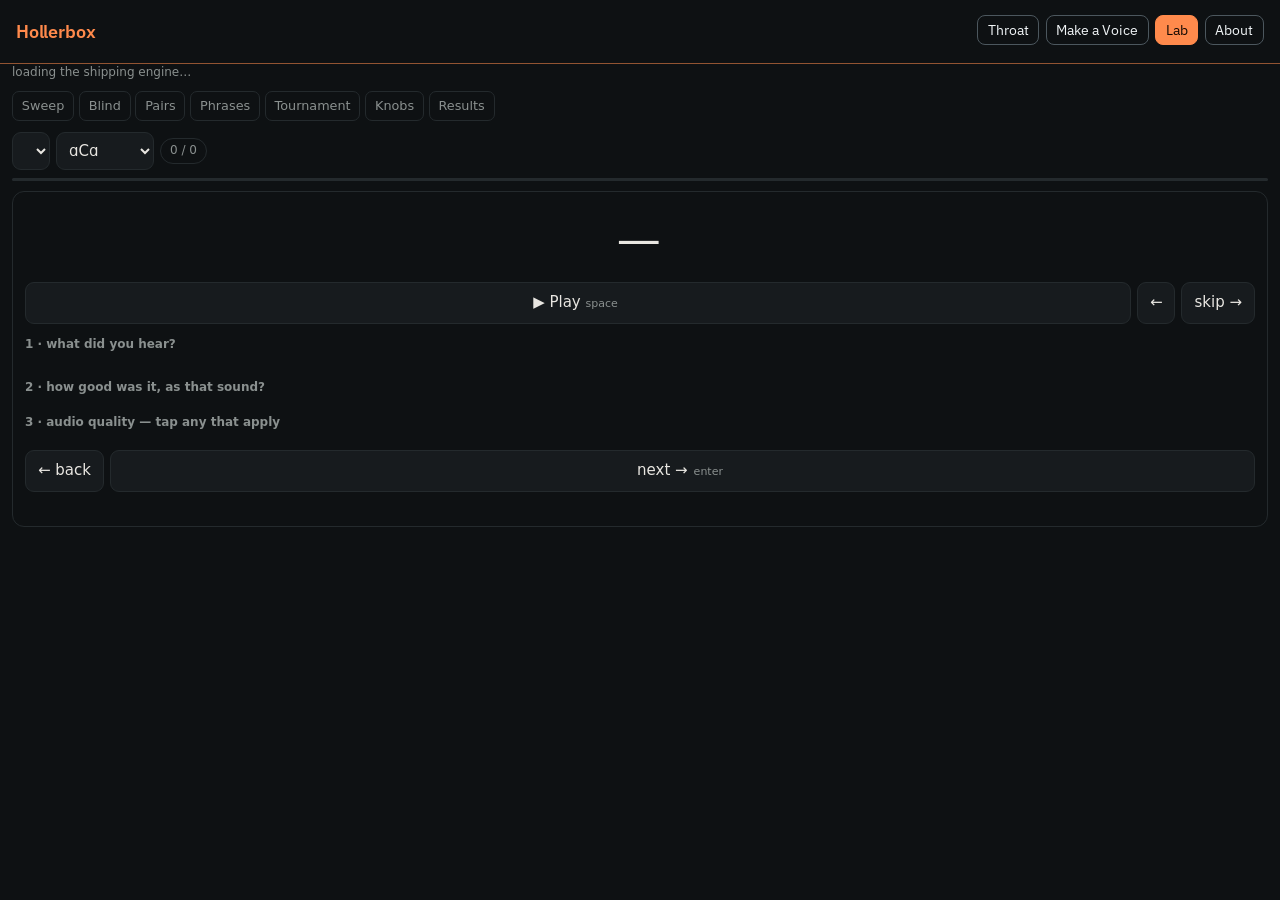
<file: lab/bench.html>
<!DOCTYPE html>
<meta charset="utf-8">
<meta name="viewport" content="width=device-width,initial-scale=1,viewport-fit=cover">
<title>Consonant bench — Hollerbox</title>
<link rel="preconnect" href="https://fonts.googleapis.com">
<link rel="preconnect" href="https://fonts.gstatic.com" crossorigin>
<link href="https://fonts.googleapis.com/css2?family=IBM+Plex+Sans:wght@400;500;600&family=IBM+Plex+Mono:wght@400;500&display=swap" rel="stylesheet">
<link rel="stylesheet" href="../chrome.css">
<style>

/* --hot was #e2b13c here and used for the same thing it means everywhere else — the selected
   button, the filled part of a bar, the room you are in. Same meaning, different colour, because
   the three pages were styled on different days. Burnt orange now, like the rest. */
:root{ --bg:#0e1113; --fg:#e8e6e1; --dim:#8a908f; --line:#242a2d;
       --hot:#ff8a4c; --hot-soft:rgba(255,138,76,.14); --hot-line:rgba(255,138,76,.55);
       --hot-ink:#160a03;
       --sans:"IBM Plex Sans",system-ui,-apple-system,sans-serif;
       --rule:#2f373d;
       --good:#5aa469; --bad:#c05a4e; }
*{box-sizing:border-box}
body{margin:0;background:var(--bg);color:var(--fg);font:15px/1.45 ui-sans-serif,system-ui,-apple-system,Segoe UI,Roboto,sans-serif;
     padding:12px 12px calc(12px + env(safe-area-inset-bottom));--page-pad:12px;-webkit-text-size-adjust:100%}
.boot{color:var(--dim);font-size:12px;margin-bottom:10px}
.row{display:flex;gap:6px;flex-wrap:wrap;align-items:center}
button{font:inherit;background:#171b1e;color:var(--fg);border:1px solid var(--line);border-radius:9px;
       padding:9px 12px;cursor:pointer;-webkit-tap-highlight-color:transparent}
button:active{transform:translateY(1px)}
button.on{background:var(--hot);color:#111;border-color:var(--hot)}
button:disabled{opacity:.35}
/* THE SUB-NAV. Seven buttons at flex:1 stretched to fill the row, so on a phone each was about
   forty pixels wide with the label clipped — and it looked like a second main navigation rather
   than a set of views within one page.
   Sized to their text and wrapping instead, and visually subordinate to the nav above: smaller,
   quieter, outlined rather than filled when current. */
.subnav{display:flex;flex-wrap:wrap;gap:.3rem;margin:.1rem 0 .7rem}
.tab{flex:0 0 auto;text-align:center;font-size:.8rem;padding:.28rem .55rem;
  border:1px solid var(--line);border-radius:7px;background:none;color:var(--dim);
  font-family:inherit;cursor:pointer;white-space:nowrap}
.tab:hover{color:var(--ink);border-color:var(--ink)}
.tab.on{color:var(--hot);border-color:var(--hot);background:none;font-weight:600}
.card{border:1px solid var(--line);border-radius:12px;padding:12px;margin:10px 0;background:#12161800}
.token{font-size:44px;text-align:center;margin:4px 0 2px;letter-spacing:.06em}
.ctx{text-align:center;color:var(--dim);font-size:12px;margin-bottom:10px}
.grid{display:grid;grid-template-columns:repeat(2,1fr);gap:6px}
.grid button{text-align:left;padding:10px;font-size:13.5px}
.k{color:var(--dim);font-size:11px;margin-right:5px}
.pill{display:inline-block;border:1px solid var(--line);border-radius:20px;padding:3px 9px;font-size:12px;color:var(--dim)}
.bar{height:3px;background:var(--line);border-radius:2px;overflow:hidden;margin:8px 0}
.bar i{display:block;height:100%;background:var(--hot)}
pre{white-space:pre-wrap;word-break:break-word;background:#0a0d0e;border:1px solid var(--line);
    border-radius:9px;padding:10px;font:12px/1.4 ui-monospace,SFMono-Regular,Menlo,monospace;max-height:44vh;overflow:auto}
.mini{font-size:12px;color:var(--dim)}
.sym{display:inline-block;min-width:26px}
select{font:inherit;background:#171b1e;color:var(--fg);border:1px solid var(--line);border-radius:9px;padding:8px}
.hidden{display:none}
.hearas{display:grid;grid-template-columns:repeat(6,1fr);gap:4px;margin-top:8px}
.hearas button{text-align:center;padding:8px 2px;font-size:15px}
.tags{display:grid;grid-template-columns:repeat(3,1fr);gap:6px;margin-top:6px}
.acc{display:grid;grid-template-columns:repeat(4,1fr);gap:6px;margin-top:6px}
.acc button{text-align:center;padding:9px 2px;font-size:12.5px}
.step{font-size:12px;color:var(--dim);margin-top:12px;font-weight:600}
.tags button{text-align:center;padding:9px 2px;font-size:13px}
.status{color:var(--dim);font-size:12px;min-height:16px;margin-top:6px}



/* FILLED, NOT TINTED. This was orange text on an orange wash inside an orange border — three
   quiet signals where one loud one was wanted, and it read as washed out rather than current. */
.btn.here{opacity:1;cursor:default;background:var(--hot);border-color:var(--hot);
  color:var(--hot-ink);font-weight:600}

/* A room that is not for visitors. Small, grey, no border — it reads as a footnote beside two
   buttons, which is what it is: a workbench, one tap away for the person who needs it and
   visibly not an invitation. It still fills and darkens when it is the room you are in, because
   being there and not knowing it is worse than the clutter. */
.btn.quiet{border-color:transparent;background:none;color:var(--dim);
  font-size:.78rem;font-weight:400;padding:.35rem .45rem}
.btn.quiet:hover,.btn.quiet:focus-visible{color:var(--ink);border-color:var(--line);background:none}
.btn.quiet.here{background:var(--hot);color:var(--hot-ink);border-color:var(--hot);font-weight:600}
</style>

<header>
  <h1><a href="../" data-home>Hollerbox</a></h1>
  <span class="spacer"></span>
<nav class="nav">
  <a href="../index.html">Throat</a>
  <a href="../wizard.html">Make a Voice</a>
  <span class="here">Lab</span>
  <a href="../about.html">About</a>
</nav>
</header>
<div class="boot" id="boot">loading the shipping engine…</div>
<div id="pick" class="hidden" style="margin-bottom:10px">
  <input type="file" id="file" accept=".html,text/html" class="mini">
</div>

<div class="subnav">
  <button class="tab" data-mode="sweep">Sweep</button>
  <button class="tab" data-mode="blind">Blind</button>
  <button class="tab" data-mode="pairs">Pairs</button>
  <button class="tab" data-mode="phrases">Phrases</button>
  <button class="tab" data-mode="tourney">Tournament</button>
  <button class="tab" data-mode="knobs">Knobs</button>
  <button class="tab" data-mode="out">Results</button>
</div>

<div class="row" style="margin-bottom:4px">
  <select id="voiceSel"></select>
  <select id="ctxSel">
    <option value="VCV">ɑCɑ</option>
    <option value="CV">Cɑ</option>
    <option value="CVi">Ci</option>
    <option value="iso">isolated</option>
  </select>
  <span class="pill" id="prog">0 / 0</span>
</div>
<div class="bar"><i id="progbar" style="width:0%"></i></div>

<!-- ── SWEEP / BLIND ────────────────────────────────────────── -->
<section id="paneTrial" class="card">
  <div class="token" id="tok">—</div>
  <div class="ctx" id="tokctx"></div>
  <div class="row">
    <button id="play" style="flex:2">▶ Play <span class="k">space</span></button>
    <button id="back">←</button>
    <button id="skip">skip →</button>
  </div>

  <div id="sweepCtl">
    <div class="step">1 · what did you hear?</div>
    <div class="hearas" id="hearas"></div>
    <div class="grid" id="hearother" style="margin-top:6px"></div>
    <div class="step">2 · how good was it, as that sound?</div>
    <div class="acc" id="acc"></div>
    <div class="step">3 · audio quality — tap any that apply</div>
    <div class="tags" id="tags"></div>
    <div class="row" style="margin-top:12px">
      <button id="navPrev">← back</button>
      <button id="navNext" style="flex:2">next →<span class="k" style="margin-left:6px">enter</span></button>
    </div>
  </div>

  <div id="blindCtl" class="hidden">
    <div class="mini" style="margin-top:10px">What did you hear? (no peeking — the label is hidden)</div>
    <div class="hearas" id="blindpick"></div>
    <div class="mini" style="margin-top:10px">…or, if it maps to no consonant at all:</div>
    <div class="grid" id="blindother"></div>
  </div>
  <div class="status" id="st"></div>
</section>

<!-- ── PAIRS ────────────────────────────────────────────────── -->
<section id="panePairs" class="card hidden">
  <div class="token" id="pairTok">—</div>
  <div class="ctx">minimal pair · <span id="pairWhat"></span></div>
  <div class="row">
    <button id="pa" style="flex:1">Hear A</button>
    <button id="pb" style="flex:1">Hear B</button>
    <button id="pab" style="flex:1">A B A B</button>
  </div>
  <div class="grid" style="margin-top:10px">
    <button data-pv="clear">Clearly different <span class="k">1</span></button>
    <button data-pv="faint">Different but faint <span class="k">2</span></button>
    <button data-pv="same">Can't tell them apart <span class="k">3</span></button>
    <button data-pv="swap">Different — but backwards <span class="k">4</span></button>
  </div>
  <div class="status" id="pst"></div>
</section>

<!-- ── PHRASES ──────────────────────────────────────────────── -->
<!-- Whole utterances rather than one consonant in a frame. The sweep and blind modes test
     whether a sound is the RIGHT sound; this tests whether a sentence sounds like a sentence,
     which is the only thing that can judge the prosody work in Phase 8. Every phrase below is
     here for a stated reason — the same rule the gate bands follow.

     Tap what was wrong with each one. The tags are one-handed; the note field is for the
     reports no tag list anticipates, which are the ones that have found things. `copy the pass`
     hands the lot over at once, and notes survive a reload. -->
<section id="panePhrases" class="card hidden">
  <div class="row" style="margin-bottom:8px">
    <input id="phraseIn" class="mini" style="flex:2" placeholder="type anything and press enter">
    <button id="phraseGo">▶ say</button>
  </div>
  <div id="phraseChain" class="ctx" style="font-family:var(--mono);min-height:1.2em"></div>
  <div id="phraseList" style="margin-top:10px"></div>
</section>

<!-- ── TOURNAMENT ───────────────────────────────────────────── -->
<!-- Moved here from index.html. It is a listening test, and this is where the listening tests
     live — but the reason for moving it was not tidiness. In the app it could only ever say one
     word, and it mutated every parameter at once. Here it says whatever phrase you pick, and it
     mutates ONE GROUP, which is what makes a round mean something. -->
<section id="paneTourney" class="card hidden">
  <div class="row" style="margin-bottom:6px">
    <select id="tGroup"></select>
    <select id="tPhrase" style="flex:2"></select>
  </div>
  <div class="roundbar" style="margin-bottom:8px">
    <span class="pill">Round <b id="tRound">1</b></span>
    <span class="pill">width <b id="tStep">100%</b></span>
    <span class="ctx" id="tWhat">both new</span>
    <span class="ctx" id="tNow" style="opacity:.75"></span>
  </div>
  <div class="row">
    <button id="tA" style="flex:1">Hear A</button>
    <button id="tB" style="flex:1">Hear B</button>
  </div>
  <div class="ctx" id="tNote" style="margin:6px 0">Hear both, then choose.</div>
  <div class="row">
    <button id="tKeepA" disabled style="flex:1">Keep A</button>
    <button id="tKeepB" disabled style="flex:1">Keep B</button>
  </div>
  <div class="row" style="margin-top:4px">
    <button id="tNone" disabled style="flex:2">Neither — search wider</button>
  </div>
  <div class="ctx" id="tDiff" style="margin-top:8px;font-family:var(--mono);font-size:.75rem"></div>
  <div id="tSeed" class="chain" style="font-family:var(--mono);font-size:.8rem;word-break:break-all;margin-top:8px"></div>
  <div class="row" style="margin-top:6px">
    <button id="tCopy">Copy seed</button>
    <button id="tResetG">Reset group</button>
    <button id="tResetAll">Reset all</button>
  </div>
</section>

<!-- ── KNOBS ────────────────────────────────────────────────── -->
<!-- Every parameter, reachable. Before this, five of twenty-eight could be set by hand
     anywhere in either page — and none of the Phase 8 ones. Advice of the form "turn `acc` to
     zero and listen" was unusable, because there was nowhere to turn it.

     Each knob that has a meaningful null gets a "∅" button, and the null is read off
     VOICE_SPEC rather than written here, because it is a fact about the parameter. "Phase 8
     off" nulls the whole prosody layer at once, which is the comparison worth having: the
     engine as it is against the engine as it was before any of 8.1 to 8.4 existed. -->
<section id="paneKnobs" class="card hidden">
  <!-- Tuning by ear is play, tweak, play. Having to change tab to hear a knob move made the
       loop long enough that you stop doing it, which defeats the point of the panel. -->
  <div class="row" style="margin-bottom:6px">
    <button id="kPlay" style="flex:0 0 auto">▶ play <span class="k">space</span></button>
    <select id="kPhrase" style="flex:2"></select>
  </div>
  <div id="kChain" class="ctx" style="font-family:var(--mono);min-height:1.1em;margin-bottom:6px"></div>
  <div class="row" style="margin-bottom:6px">
    <button id="kP8">Phase 8 off</button>
    <button id="kDef">All defaults</button>
    <button id="kCopy">Copy seed</button>
  </div>
  <div class="ctx" id="kNote" style="margin-bottom:8px"></div>
  <div id="kList"></div>
  <div id="kSeed" class="chain" style="font-family:var(--mono);font-size:.8rem;word-break:break-all;margin-top:8px"></div>
</section>

<!-- ── RESULTS ──────────────────────────────────────────────── -->
<section id="paneOut" class="card hidden">
  <div class="row">
    <button id="copy">Copy summary</button>
    <button id="wav">Render all → WAV</button>
    <button id="reset">Reset</button>
  </div>
  <div class="mini" style="margin:8px 0 4px">Paste the block below into the chat. The WAV is one file,
    tokens in the order listed, 400 ms of silence between — upload it and it can be measured directly.</div>
  <pre id="out">nothing recorded yet</pre>
</section>

<script>
/* ─────────────────────────────────────────────────────────────
   The bench never re-implements the model. It loads the SAME
   phoneme layer the app loads — engine/phonemes.js — and the same
   worklet, so it cannot drift from what ships. It used to pull the
   tables out of index.html with fifteen regular expressions and
   then rebuild the scope buildWord expected; that is all gone.
   ───────────────────────────────────────────────────────────── */
/* Where to read the engine from, in order of preference:
     1. ?src=<url>                       — explicit override
     2. ../engine/phonemes.js            — the sibling file, when served over http(s)
     3. raw.githubusercontent.com/main   — works from any origin, sends CORS
     4. a file the user picks            — for testing an uncommitted phonemes.js
   The bench renders inside sandboxed previews too, where location.href is
   `about:srcdoc` and has no base, so step 2 must be allowed to fail quietly. */
const RAW = 'https://raw.githubusercontent.com/JohnHenryBurns/hollerbox/main/engine/phonemes.js';
function relSrc(){
  try{
    if(!/^https?:$/.test(location.protocol)) return null;
    return new URL('../engine/phonemes.js', location.href).href;
  }catch(e){ return null; }
}
async function findSource(){
  let q=null; try{ q = new URLSearchParams(location.search).get('src'); }catch(e){}
  for(const u of [q, relSrc(), RAW].filter(Boolean)){
    try{
      const r = await fetch(u, {cache:'no-store'});
      if(!r.ok) continue;
      const t = await r.text();
      if(/root\.HOLLER\s*=/.test(t)) return {text:t, from:u};
    }catch(e){ /* CORS, 404, offline — try the next one */ }
  }
  return null;
}
let ENGSRC = '';
let ENG = null, ctx = null, node = null, N = 44, VOICE = null;

const CONS = ['b','d','g','p','t','k','s','z','ʃ','ʒ','θ','ð','f','v','h','m','n','ŋ','l','r','w','j'];

/* An English word for each, because bare IPA is unreportable. A sweep came back with /j/ marked
   "started, not identified — clearly y", and /j/ IS y: it is the sound at the front of "yes".
   The engine was right and the answer sheet gave no way to say so. The same listener said of
   /ð/ "I don't know what it's supposed to sound like", which is a fair thing not to know about
   a symbol and not a fair thing not to know about the word "this". */
const CONS_CUE = {
  b:'bee', d:'dee', g:'go', p:'pea', t:'tea', k:'key', s:'see', z:'zoo',
  'ʃ':'shoe', 'ʒ':'vision', 'θ':'thin', 'ð':'this', f:'fee', v:'view', h:'hat',
  m:'me', n:'no', 'ŋ':'sing', l:'low', r:'row', w:'we', j:'yes'
};

/* THE THREE DIMENSIONS. They were one. A single-choice verdict mixed "what was it",
   "how good was it" and "what was wrong with it" into one tap, which is why the sheet could
   say "ok" and "heard as d" at the same time and mean nothing definite.

   Note what is NOT asked any more: wrong place, wrong manner, voicing flipped. Those are not
   observations, they are ANALYSIS — and they are derivable. If a /g/ is heard as /d/ that IS
   a place error, and the summary works it out from the feature table below. Asking the ear to
   classify it added work and a second chance to be wrong. The ear reports what it heard. */

/* 2 · how good, as the sound it was heard as. Only meaningful when the identity is right,
   which is the whole point: "correct" is not a finish line, and this is the room left. */
const ACC = [
  ['natural', 'would pass as a person'],
  ['clear',   'right, but obviously synthetic'],
  ['rough',   'recognisable, poor'],
  ['barely',  'only just identifiable']
];

/* Articulatory features, used only to EXPLAIN a confusion after the fact. */
const FEAT = {
  b:['bilabial','stop','+'],      p:['bilabial','stop','-'],      m:['bilabial','nasal','+'],
  w:['bilabial','approx','+'],    f:['labiodental','fricative','-'], v:['labiodental','fricative','+'],
  'θ':['dental','fricative','-'], 'ð':['dental','fricative','+'],
  d:['alveolar','stop','+'],      t:['alveolar','stop','-'],      n:['alveolar','nasal','+'],
  s:['alveolar','fricative','-'], z:['alveolar','fricative','+'],
  l:['alveolar','lateral','+'],   r:['alveolar','approx','+'],
  'ʃ':['postalveolar','fricative','-'], 'ʒ':['postalveolar','fricative','+'],
  j:['palatal','approx','+'],
  g:['velar','stop','+'],         k:['velar','stop','-'],         'ŋ':['velar','nasal','+'],
  h:['glottal','fricative','-']
};
function whyConfused(target, heard){
  const a=FEAT[target], b=FEAT[heard];
  if(!a||!b) return '';
  const d=[];
  if(a[0]!==b[0]) d.push('place');
  if(a[1]!==b[1]) d.push('manner');
  if(a[2]!==b[2]) d.push('voicing');
  return d.length ? d.join('+') : 'same features';
}

const PAIRS = [
  ['b','p','voicing'],['d','t','voicing'],['g','k','voicing'],
  ['s','z','voicing'],['ʃ','ʒ','voicing'],['f','v','voicing'],['θ','ð','voicing'],
  ['b','d','place · stop'],['d','g','place · stop'],['b','g','place · stop'],
  ['s','ʃ','place · sibilant'],['f','θ','place · non-sibilant'],['s','f','place · fricative'],
  ['b','m','manner · nasality'],['d','n','manner · nasality'],['g','ŋ','manner · nasality'],
  ['l','r','manner · liquid'],['l','w','manner · liquid'],['r','w','manner · liquid'],
  ['d','z','manner · stop vs fric'],['t','s','manner · stop vs fric']
];

/* ── load and boot ───────────────────────────────────────── */
async function boot(src){
  // Evaluate the shared phoneme layer. It is a classic script that assigns window.HOLLER, so
  // running its text is all that is required — no parsing, no reconstruction, no scope faking.
  new Function(src)();
  const P = window.HOLLER;
  if(!P) throw new Error('phonemes.js did not define HOLLER');
  const VOICES = P.VOICES;

  // The engine and the session sit beside the phoneme layer, whatever origin that came from —
  // which is what makes `?src=` work: point the bench at another checkout and it gets that
  // checkout's worklet and its speak path, not this one's.
  const engineUrl = ENGSRC.replace(/phonemes\.js(\?.*)?$/, 'tract-worklet.js');
  try {
    const su = ENGSRC.replace(/phonemes\.js(\?.*)?$/, 'session.js');
    const sr = await fetch(su, { cache: 'no-store' });
    if (sr.ok) new Function(await sr.text())();
  } catch (e) { /* falls back to whatever is already loaded */ }

  // buildWord now takes its parameters explicitly, so there is nothing to inject: the bench
  // passes the section count and the voice's postures the same way the page does.
  ENG = {
    engineUrl, VELAR: P.VELAR, ART: P.ART, VOICE_SPEC: P.VOICE_SPEC, VOICES: P.VOICES,
    DIPH: P.DIPH, APPROX: P.APPROX, STOP_KEYS: P.STOP_KEYS,
    BRANCHED: P.BRANCHED, NASAL: P.NASAL, VOICELESS: P.VOICELESS,
    FRICATIVE: P.FRICATIVE, ASPIRATE: P.ASPIRATE,
    articulate: P.articulate, buildF0: P.buildF0,
    VOICE_GROUPS: P.VOICE_GROUPS, mutateVoice: P.mutateVoice, VOICE_SPEC: P.VOICE_SPEC,
    encodeVoice: P.encodeVoice, decodeVoice: P.decodeVoice, defaultVoice: P.defaultVoice,
    buildWord: (chain, D, stress) => P.buildWord(chain, {
      D, rate: P.rateFor(chain, D, VOICE), drawl: VOICE.drawl, glide: VOICE.glide, stopHold: VOICE.stopT,
      open: VOICE.open || 0, n: N, art: VOICE.art || null, stress, pros: VOICE })
  };

  // The speller sits beside the phoneme layer. It is optional: without it the sweep, blind
  // and pairs modes work exactly as before and only the phrase list goes dark, which is
  // better than failing to boot over a tab nobody may open.
  try {
    const su = ENGSRC.replace(/phonemes\.js(\?.*)?$/, 'spelling.js');
    const r = await fetch(su, { cache: 'no-store' });
    if (r.ok) { const t = await r.text(); if (/root\.HOLLER_SPELL\s*=/.test(t)) new Function(t)(); }
  } catch (e) { /* offline or CORS: the phrase tab will say so */ }

  const sel = document.getElementById('voiceSel');
  Object.keys(VOICES).forEach(k=>{
    const o=document.createElement('option'); o.value=k; o.textContent=VOICES[k].label||k; sel.appendChild(o);
  });
  sel.value = VOICES.john ? 'john' : Object.keys(VOICES)[0];
  setVoice(sel.value);
  sel.onchange = ()=>{
    setVoice(sel.value);
    // The panels share one voice, so a voice change has to repaint whatever is open —
    // otherwise the Knobs sliders keep showing the previous voice's numbers while the engine
    // plays the new one, and the two disagree with nothing on screen saying so.
    if(typeof mode !== 'undefined' && mode === 'knobs') drawKnobs();
    // The tournament restarts from the voice you just chose — but clearing the champion is
    // only half of that. It is re-seeded inside drawTourney(), which does not run if the
    // tournament is ALREADY the open tab, so changing voice while looking at it left tChamp
    // null with nothing to put it back: mutateVoice(null) throws, and `{...null}` is `{}`, so
    // the next preview replaced VOICE with a voice that had no parameters in it at all.
    // Reported as the tournament going silent after a voice change.
    tChamp = null;
    if(typeof mode !== 'undefined' && mode === 'tourney') drawTourney();
  };
  // THE WAY OUT GOES UP FIRST. This was the last line of boot, after the engine had loaded and
  // the page had been built — so anything that threw on the way left a page you could reach and
  // not leave, which is the exact fault the navigation was added to fix. It depends on nothing
  // but session.js, so it goes before everything that can fail, and it is wrapped because a
  // navigation that throws must not take the bench down with it.
  document.getElementById('boot').textContent =
    'engine from ' + (ENGSRC.length>52 ? '…'+ENGSRC.slice(-49) : ENGSRC) +
    ' · ' + Object.keys(VOICES).length + ' voices · ' + CONS.length + ' consonants';
  document.getElementById('pick').classList.add('hidden');
  build();
  stateIn();          // a voice or a phrase arriving from another page, and the links back out
}
function setVoice(k){
  const d = Object.fromEntries(ENG.VOICE_SPEC.map(p=>[p.k,p.d]));
  VOICE = {...d, ...(ENG.VOICES[k].v||{}), art:ENG.VOICES[k].art||null, name:k};
  linkUp();
}

// ── STATE THAT SURVIVES THE TRIP ──────────────────────────────────────────
// A voice arrives here from the wizard to be swept, and leaves for the main page to be watched.
// Written on change and pushed into the links, so every route out carries it rather than only
// the ones somebody remembered to wire.
function linkUp(){
  const S = window.HOLLER_SESSION;
  if(!S || !VOICE) return;
  const v = {...VOICE}; delete v.art; delete v.name;   // a seed carries parameters, not postures
  S.writeURL({ voice: v });
  S.carryState({ voice: v, phrase: (window.lastPhrase || '') });
}
function stateIn(){
  const S = window.HOLLER_SESSION;
  if(!S) return;
  const inbound = S.readURL();
  if(inbound.voice){
    // An arriving seed keeps whatever postures the current voice has: a seed is 42 parameters
    // and carries none, so replacing them with nothing would silently un-fit a fitted voice.
    VOICE = { ...inbound.voice, art: (VOICE && VOICE.art) || null, name: 'from a link' };
  }
  if(inbound.phrase){
    window.lastPhrase = inbound.phrase;
    const box = document.getElementById('phraseIn');
    if(box) box.value = inbound.phrase;
  }
  linkUp();
}

async function audioUp(){
  if(node) return;
  // The audio start lives in session.js now, shared with the other two pages. Two things this
  // bench was missing and did not know it: a shared promise, so a second caller cannot get
  // through with no node — and 300 MS OF WARM-UP. The engine is interpreted before it is
  // compiled and cold it is twice as slow as real time, so the first word dropped samples,
  // which sounds exactly like a click. The main page fixed that; nobody carried it here, and
  // the bench has been popping on its first play ever since.
  const fromRate = Math.round(44100*2*0.175/350);
  const want = Math.max(14, Math.min(72, Math.round(VOICE.sect || fromRate)));
  const a = await window.HOLLER_SESSION.startAudio({
    n: want,
    connect: (nd, c) => { const g = c.createGain(); g.gain.value = 0.9;
                          nd.connect(g); g.connect(c.destination); }
  });
  ctx = a.ctx; node = a.node; N = a.n; workletN = N;
}

/* The worklet only changes tract length on a {type:'tract'} message — a 'voice'
   message does NOT resize it (applyDelivery in the app posts both). Mutating N
   without telling the processor leaves the tail of every keyframe undefined, and
   the whole voice comes out NaN. Silence, not a crash. Route every N change here. */
let workletN = 0;
function syncTract(){
  const want = Math.max(14, Math.min(72, Math.round(VOICE.sect || N)));
  if(want === workletN) { N = want; return; }
  N = want;
  if(node){
    node.port.postMessage({type:'tract', n:N, diam:ENG.articulate(
      (VOICE.art && VOICE.art['ə']) || ENG.ART['ə'], N)});
    workletN = N;
  }
}

/* ── one token → the same keyframes the app builds ───────── */
function planFor(chain, stress){
  // One speak path, shared with index.html and the wizard. It was three copies written at
  // different times: this one and index's agreed, and the wizard's applied neither a voice's
  // fitted postures nor its `open` — so a fitted voice was spoken there with somebody else's
  // tongue. A view decides what to say and who says it; what a voice MEANS is not its business.
  return window.HOLLER_SESSION.planSpeech(chain, VOICE, { n: N, stress, art: VOICE.art || null });
}
function chainFor(c, mode){
  return mode==='VCV' ? ['ɑ',c,'ɑ'] : mode==='CV' ? [c,'ɑ'] : mode==='CVi' ? [c,'i'] : [c];
}
async function speak(chain, stress){
  await audioUp();
  if(ctx.state==='suspended') await ctx.resume();
  syncTract();
  const v = {...VOICE}; delete v.art; delete v.name;
  node.port.postMessage({type:'voice', v});
  node.port.postMessage({type:'goal', seq:planFor(chain, stress)});
}

/* ── PHRASES ──────────────────────────────────────────────
   Each one is here for a reason, and the reason is written down. A list of phrases somebody
   liked the sound of would drift into a list of phrases that happen to pass. */
// The list lives in session.js now, shared with the wizard and the main page. It arrives as
// objects and is flattened to the [text, why] pairs this file already renders, so the sweep, the
// tournament and the phrase panel are untouched.
//
// The wizard's five passages come with it. There was never a reason a probe could not be read
// there or a passage swept here — they were separate only because they were written on different
// days in different files, and a passage is the better test of phrase rhythm.
const PHRASES = (window.HOLLER_SESSION.PHRASES || []).map(p => [p.text, p.why]);

function spellPhrase(text){
  const S = window.HOLLER_SPELL;
  if(!S) return null;
  const r = S.g2p(text);
  const known = new Set([...Object.keys(ENG.ART), ...Object.keys(ENG.DIPH), ' ']);
  // Lockstep, for the same reason index.html does it: stress is parallel to ph, so filtering
  // one and not the other shifts every syllable after the first dropped sound.
  const keep = r.ph.map(x=>known.has(x));
  return { ph: r.ph.filter((_,i)=>keep[i]),
           stress: (r.stress||null) && r.stress.filter((_,i)=>keep[i]),
           dropped: r.ph.filter((_,i)=>!keep[i]) };
}

async function sayPhrase(text, into){
  const p = spellPhrase(text);
  const el = document.getElementById(into || 'phraseChain');
  if(!p){ el.textContent = 'speller not loaded \u2014 serve the lab over http, or open it beside engine/'; return; }
  el.textContent = p.ph.join(' \u00b7 ') + (p.dropped.length ? '   [dropped: '+p.dropped.join(' ')+']' : '');
  if(p.ph.length) await speak(p.ph, p.stress);
}

/* ── WHAT WAS WRONG WITH IT ────────────────────────────────
   The phrase tab could play twelve phrases and record nothing about any of them, so a listening
   pass produced a memory and then a paraphrase of a memory. These are the faults this project
   has actually hit, in the words they were first reported in — tags rather than free text
   because this gets used on a phone, one-handed, between phrases, and typing loses the thing
   you just heard.

   Free text is there as well, because the useful reports have always been the ones no tag list
   anticipated: "a Kalahari bushman", "an Asian saying l", "static blast then a plucked guitar
   string". Those found bugs that five metrics missed. */
const FAULTS = [
  ['ok',      'sounds right'],
  ['rhythm',  'timing: too even, too rushed, wrong lengths'],
  ['stress',  'emphasis on the wrong syllable'],
  ['pitch',   'melody: flat, wandering, wrong shape'],
  ['pop',     'clicks or bursts where there should be none'],
  ['rough',   'static, buzz, grain'],
  ['muffled', 'dull, swallowed, not enough high end'],
  ['sound',   'one phoneme is wrong — say which in the note'],
  ['garbled', 'could not make out the words'],
];

const NOTES_KEY = 'hollerbox.phraseNotes';
function loadNotes(){
  try { return JSON.parse(localStorage.getItem(NOTES_KEY) || '{}'); } catch(e){ return {}; }
}
function saveNotes(n){
  try { localStorage.setItem(NOTES_KEY, JSON.stringify(n)); } catch(e){ /* private mode */ }
}
let NOTES = loadNotes();

function noteFor(text){
  if(!NOTES[text]) NOTES[text] = { tags: [], say: '' };
  return NOTES[text];
}

/** Everything recorded, in a form that can be pasted straight into a message. Phrases with
 *  nothing said about them are listed at the end, so "not yet heard" is distinguishable from
 *  "heard and fine" — which a bare list of verdicts cannot show. */
function phraseReport(){
  const done = [], todo = [];
  PHRASES.forEach(([text])=>{
    const n = NOTES[text];
    if(!n || (!n.tags.length && !n.say.trim())) { todo.push(text); return; }
    done.push('  ' + text + '  —  ' + (n.tags.join(', ') || '—') + (n.say.trim() ? '  ·  ' + n.say.trim() : ''));
  });
  const lines = ['PHRASE PASS  ' + new Date().toISOString().slice(0,16).replace('T',' ')
                 + '   voice=' + ((VOICE && VOICE.name) || '?')];
  if(done.length) lines.push('', ...done);
  if(todo.length) lines.push('', 'not heard yet: ' + todo.join('; '));
  return lines.join('\n');
}

function drawPhrases(){
  const host = document.getElementById('phraseList');
  if(!window.HOLLER_SPELL){
    host.innerHTML = '<div class="ctx">The speller did not load, so phrases are unavailable. '
                   + 'Sweep, Blind and Pairs are unaffected.</div>';
    return;
  }
  host.innerHTML = '';
  PHRASES.forEach(([text, why])=>{
    const row = document.createElement('div');
    row.className = 'row';
    row.style.cssText = 'align-items:baseline;gap:8px;margin-bottom:6px';
    const b = document.createElement('button');
    b.textContent = '\u25b6';
    b.style.cssText = 'flex:0 0 auto';
    b.addEventListener('click', ()=>sayPhrase(text));
    const t = document.createElement('div');
    t.style.cssText = 'flex:2';
    t.innerHTML = '<div>'+text+'</div><div class="ctx" style="opacity:.7">'+why+'</div>';
    row.appendChild(b); row.appendChild(t); host.appendChild(row);

    // what was wrong with it: tags first, because this gets used one-handed between phrases
    const n = noteFor(text);
    const tags = document.createElement('div');
    tags.style.cssText = 'display:flex;flex-wrap:wrap;gap:5px;margin:2px 0 4px 34px';
    FAULTS.forEach(([tag, hint])=>{
      const c = document.createElement('button');
      c.textContent = tag;
      c.title = hint;
      const paint = ()=>{
        const on = n.tags.includes(tag);
        c.style.cssText = 'flex:0 0 auto;padding:4px 9px;font-size:12px;border-radius:11px;'
          + (on ? 'background:#cfe3ff;color:#0b1b2e;border-color:#cfe3ff'
                : 'opacity:.55');
      };
      c.addEventListener('click', ()=>{
        // "ok" is exclusive: it cannot be simultaneously fine and wrong
        if(tag === 'ok') n.tags = n.tags.includes('ok') ? [] : ['ok'];
        else {
          n.tags = n.tags.filter(x=>x!=='ok');
          n.tags = n.tags.includes(tag) ? n.tags.filter(x=>x!==tag) : n.tags.concat(tag);
        }
        saveNotes(NOTES); drawPhrases();
      });
      paint();
      tags.appendChild(c);
    });
    host.appendChild(tags);

    const say = document.createElement('input');
    say.className = 'mini';
    say.placeholder = 'in your own words \u2014 the useful reports never fit the tags';
    say.value = n.say;
    say.style.cssText = 'margin:0 0 12px 34px;width:calc(100% - 42px)';
    say.addEventListener('input', ()=>{ n.say = say.value; saveNotes(NOTES); });
    host.appendChild(say);
  });

  // one button to hand the whole pass over
  const foot = document.createElement('div');
  foot.className = 'row';
  foot.style.cssText = 'gap:8px;margin-top:14px';
  const copy = document.createElement('button');
  copy.textContent = 'copy the pass';
  copy.addEventListener('click', async ()=>{
    const txt = phraseReport();
    try { await navigator.clipboard.writeText(txt); copy.textContent = 'copied'; }
    catch(e){ copy.textContent = 'select below'; }
    const pre = document.getElementById('phraseOut');
    pre.textContent = txt; pre.hidden = false;
    setTimeout(()=>copy.textContent = 'copy the pass', 1400);
  });
  const clear = document.createElement('button');
  clear.textContent = 'clear';
  clear.addEventListener('click', ()=>{
    if(!confirm('Clear every note on this pass?')) return;
    NOTES = {}; saveNotes(NOTES); drawPhrases();
    const pre = document.getElementById('phraseOut'); pre.hidden = true;
  });
  foot.appendChild(copy); foot.appendChild(clear);
  host.appendChild(foot);
  const pre = document.createElement('pre');
  pre.id = 'phraseOut';
  pre.hidden = true;
  pre.style.cssText = 'white-space:pre-wrap;font-size:12px;opacity:.85;margin-top:8px';
  host.appendChild(pre);
}

document.getElementById('phraseGo').addEventListener('click',
  ()=>sayPhrase(document.getElementById('phraseIn').value));
document.getElementById('phraseIn').addEventListener('keydown', e=>{
  if(e.key==='Enter') sayPhrase(e.target.value);
});

/* ── TOURNAMENT ───────────────────────────────────────────
   A 1+1 search steered by an ear. Champion against a mutated challenger; keep the winner,
   narrow the search when the champion holds, widen it when both are rejected.

   Two things are different from the version that lived in index.html.

   It says a PHRASE. Tuning prosody on a single word cannot show you what prosody does, and
   half the parameters it can now reach — accent depth, unstressed level, final lengthening —
   do nothing measurable inside one syllable.

   And it mutates ONE GROUP. There are twenty-eight parameters now. Changing all of them and
   asking "was that better" gets almost no information per round, because the answer cannot be
   attributed to anything. The `stress` group is deliberately duration, level and pitch accent
   together, since those three confound each other and dialling any one alone means
   over-dialling it to cover for the other two. */
let tChamp = null, tChal = null, tRound = 1, tStep = 1.0, tPick = null, tHeardA = false, tHeardB = false;
// Where the search began, so Reset has somewhere real to go back to. Reset used to jump to the
// bare spec defaults — which is not where you started if you opened the tournament on John, so
// it dropped you at a voice you had never heard. tOrigin is the voice as it was when the
// tournament opened; tStart is it as it was when the CURRENT GROUP's search began, because
// resetting a group you are unhappy with should not throw away the group you already tuned.
let tOrigin = null, tStart = null;
let tGroupKey = 'stress';
// -1 means ROTATE, and it is the default on purpose. Tuning against one phrase overfits to it:
// the `stress` values that win on "banana and a tomato" — three weak syllables around one
// strong — are not the ones that win on "bad bat bed bet", which has no unstressed syllable in
// it at all. With a human in the loop and twenty rounds you would not find that out until
// everything else sounded worse. A and B stay on the SAME phrase within a round, so the
// comparison is still fair; the champion just has to keep winning across the inventory.
let tPhraseIdx = -1, tRoundPhrase = -1;

function tPaint(){
  const g = id => document.getElementById(id);
  g('tRound').textContent = tRound;
  g('tStep').textContent  = Math.round(tStep*100)+'%';
  g('tA').textContent = tHeardA ? 'A \u2713 again' : 'Hear A';
  g('tB').textContent = tHeardB ? 'B \u2713 again' : 'Hear B';
  const ready = tHeardA && tHeardB;
  g('tKeepA').disabled = g('tKeepB').disabled = g('tNone').disabled = !ready;
  g('tNote').textContent = ready ? 'Which one?'
    : (tHeardA||tHeardB) ? 'Now hear the other one.' : 'Hear both, then choose.';
  g('tWhat').textContent = tRound===1 ? 'both new'
    : tPick==='B' ? 'A is your last pick \u00b7 B is new'
    : tPick==='N' ? 'both rejected \u00b7 searching wider'
    : 'A unchanged \u00b7 B is new';
  // Show WHAT MOVED. Without this a round is a black box, and a black box cannot be learned
  // from — you would be picking a winner with no idea which knob won it.
  g('tDiff').innerHTML = (ENG.VOICE_GROUPS[tGroupKey]||[])
    .map(k => { const d = tChal[k]-tChamp[k];
      return k+' '+tChamp[k].toFixed(2)+' \u2192 '+tChal[k].toFixed(2)
           + (Math.abs(d)<1e-9 ? '' : d>0 ? '  \u2191' : '  \u2193'); })
    .join('<br>');
  g('tNow').textContent = '\u00b7 ' + (PHRASES[tRoundPhrase]||PHRASES[0])[0]
    + (tPhraseIdx < 0 ? ' (' + (tRoundPhrase+1) + '/' + PHRASES.length + ')' : '');
  g('tSeed').textContent = ENG.encodeVoice(tChamp);
}
function tNext(){
  tRoundPhrase = tPhraseIdx >= 0 ? tPhraseIdx : (tRoundPhrase + 1) % PHRASES.length;
  tChal = ENG.mutateVoice(tChamp, tStep, ENG.VOICE_GROUPS[tGroupKey]);
  tHeardA = tHeardB = false;
  tPaint();
}
// The champion IS the bench's voice. It used to be restored in a `finally`, so nothing outside
// this panel ever saw it: you could tune for twenty rounds, switch to Phrases to hear it in
// another context, and get the untuned voice back with no indication why. Only Copy seed
// reflected the champion. Now committing a champion writes it through, and A/B previews are
// temporary against it rather than against whatever was there before.
function tCommit(v){
  tChamp = v;
  VOICE = { ...v, art: VOICE.art, name: VOICE.name };   // the tract postures are not in play
}
async function tSay(v){
  const txt = (PHRASES[tRoundPhrase] || PHRASES[0])[0];
  const p = spellPhrase(txt);
  if(!p || !p.ph.length) return;
  const art = VOICE.art, name = VOICE.name;
  VOICE = { ...v, art, name };
  try { await speak(p.ph, p.stress); }
  // Back to the champion, not to before. Guarded: `{...null}` is `{}`, which would hand the
  // engine a voice with no parameters and nothing on screen to say why.
  finally { if(tChamp) VOICE = { ...tChamp, art, name }; }
}
function drawTourney(){
  const gs = document.getElementById('tGroup');
  if(!gs.options.length){
    Object.keys(ENG.VOICE_GROUPS).forEach(k => {
      const o = document.createElement('option');
      o.value = k; o.textContent = k+' ('+ENG.VOICE_GROUPS[k].length+')'; gs.appendChild(o);
    });
    gs.value = tGroupKey;
    const ps = document.getElementById('tPhrase');
    const rot = document.createElement('option');
    rot.value = -1; rot.textContent = '\u21bb rotate through all ' + PHRASES.length;
    ps.appendChild(rot);
    PHRASES.forEach(([t], i) => { const o=document.createElement('option');
      o.value=i; o.textContent=t; ps.appendChild(o); });
    ps.value = tPhraseIdx;
  }
  // Adopt whatever the voice currently is, every time. Otherwise an edit made in the Knobs tab
  // is silently discarded the next time a round is played, and the two panels disagree about
  // what the voice is with nothing on screen saying so.
  const cur = { ...ENG.defaultVoice(), ...VOICE };
  delete cur.art; delete cur.name;
  if(!tChamp){ tOrigin = { ...cur }; tStart = { ...cur }; tCommit(cur); tNext(); }
  else { tCommit(cur); tPaint(); }
}
document.getElementById('tGroup').addEventListener('change', e => {
  // A new group is a new search. Keeping the old width would carry a narrow setting, earned by
  // convergence on other parameters, into a space nothing has been heard in yet.
  tGroupKey = e.target.value; tStep = 1.0; tRound = 1; tPick = null;
  tStart = { ...tChamp };          // this group's search starts here
  tNext();
});
document.getElementById('tPhrase').addEventListener('change', e => {
  tPhraseIdx = +e.target.value;
  // Take effect now rather than next round, or the label lies about what you are hearing.
  tRoundPhrase = tPhraseIdx >= 0 ? tPhraseIdx : 0;
  tHeardA = tHeardB = false;   // what you heard was a different phrase; hear these
  tPaint();
});
document.getElementById('tA').addEventListener('click', ()=>{ tHeardA=true; tPaint(); tSay(tChamp); });
document.getElementById('tB').addEventListener('click', ()=>{ tHeardB=true; tPaint(); tSay(tChal); });
document.getElementById('tKeepA').addEventListener('click', ()=>{
  if(!(tHeardA&&tHeardB)) return;
  tPick='A'; tStep=Math.max(0.12, tStep*0.82);   // champion held: search closer in
  tCommit(tChamp);
  tRound++; tNext();
});
document.getElementById('tKeepB').addEventListener('click', ()=>{
  if(!(tHeardA&&tHeardB)) return;
  tPick='B'; tCommit(tChal);                      // new champion: keep exploring at this width
  tRound++; tNext();
});
document.getElementById('tNone').addEventListener('click', ()=>{
  if(!(tHeardA&&tHeardB)) return;
  tPick='N'; tStep=Math.min(1.4, tStep*1.5);      // this neighbourhood is wrong, jump further
  tCommit(ENG.mutateVoice(tChamp, tStep, ENG.VOICE_GROUPS[tGroupKey]));
  tRound++; tNext();
});
document.getElementById('tCopy').addEventListener('click', ()=>{
  try{ navigator.clipboard.writeText(ENG.encodeVoice(tChamp)); }catch(e){}
  const b=document.getElementById('tCopy'); b.textContent='Copied';
  setTimeout(()=>b.textContent='Copy seed',1200);
});
document.getElementById('tResetG').addEventListener('click', ()=>{
  // This group only, back to where its search began. Everything you tuned in other groups stays.
  const v = { ...tChamp };
  for(const k of ENG.VOICE_GROUPS[tGroupKey]) v[k] = tStart[k];
  tCommit(v); tStep=1.0; tRound=1; tPick=null; tNext();
});
document.getElementById('tResetAll').addEventListener('click', ()=>{
  // All the way back to the voice the tournament opened on — John, if you opened it on John.
  tCommit({ ...tOrigin }); tStart = { ...tOrigin };
  tStep=1.0; tRound=1; tPick=null; tNext();
});

/* ── KNOBS ────────────────────────────────────────────────
   Every parameter, live, grouped the way the tournament groups them. Five of twenty-eight used
   to be settable by hand across both pages, and none of the Phase 8 ones — so "turn acc to
   zero and listen" was advice with nowhere to follow it. */
function kApply(k, val){
  VOICE[k] = val;
  const el = document.getElementById('kv_'+k);
  if(el) el.textContent = (+val).toFixed(3).replace(/\.?0+$/,'');
  const sl = document.getElementById('ks_'+k);
  if(sl && +sl.value !== +val) sl.value = val;
  document.getElementById('kSeed').textContent = ENG.encodeVoice(kVoiceOnly());
  kNote();
}
function kVoiceOnly(){ const v={...VOICE}; delete v.art; delete v.name; return v; }
function kNote(){
  const p8 = ENG.VOICE_SPEC.filter(p => p.p8);
  const nulled = p8.filter(p => Math.abs(VOICE[p.k] - p.off) < 1e-9).length;
  const off = ENG.VOICE_SPEC.filter(p => p.off !== undefined && Math.abs(VOICE[p.k]-p.off) < 1e-9)
                            .map(p => p.k);
  document.getElementById('kNote').textContent =
    (nulled === p8.length ? 'Phase 8 is OFF \u2014 timing, stress and pitch as they were before 8.1. '
     : nulled ? nulled + ' of ' + p8.length + ' Phase 8 knobs nulled. ' : '')
    + (off.length ? 'at their null: ' + off.join(' ') : 'nothing nulled');
}
let kPhraseIdx = 1;
function kSay(){ return sayPhrase((PHRASES[kPhraseIdx]||PHRASES[0])[0], 'kChain'); }
function drawKnobs(){
  kDefLabel();
  const ps = document.getElementById('kPhrase');
  if(!ps.options.length){
    PHRASES.forEach(([t], i) => { const o=document.createElement('option');
      o.value=i; o.textContent=t; ps.appendChild(o); });
    ps.value = kPhraseIdx;
    ps.addEventListener('change', e => { kPhraseIdx = +e.target.value; });
  }
  const host = document.getElementById('kList');
  if(host.dataset.built){ ENG.VOICE_SPEC.forEach(p => kApply(p.k, VOICE[p.k])); return; }
  host.dataset.built = '1';
  for(const [g, keys] of Object.entries(ENG.VOICE_GROUPS)){
    const h = document.createElement('div');
    h.className = 'glabel'; h.style.cssText = 'margin:10px 0 4px';
    h.textContent = g;
    host.appendChild(h);
    for(const k of keys){
      const p = ENG.VOICE_SPEC.find(x => x.k === k);
      const row = document.createElement('div');
      row.className = 'row';
      row.style.cssText = 'align-items:center;gap:6px;margin-bottom:3px';
      row.innerHTML =
        '<span style="flex:0 0 4.2rem;font-family:var(--mono);font-size:.78rem">'+k+'</span>'
      + '<input type="range" id="ks_'+k+'" style="flex:2" min="'+p.lo+'" max="'+p.hi+'" '
      +   'step="'+((p.hi-p.lo)/400)+'" value="'+VOICE[k]+'">'
      + '<span id="kv_'+k+'" class="ctx" style="flex:0 0 3.2rem;text-align:right;'
      +   'font-family:var(--mono);font-size:.75rem"></span>';
      const btns = document.createElement('span');
      btns.style.cssText = 'flex:0 0 auto;display:flex;gap:3px';
      if(p.off !== undefined){
        const z = document.createElement('button');
        z.textContent = '\u2205'; z.title = 'null this effect (' + p.off + ')';
        z.style.cssText = 'padding:2px 6px';
        z.addEventListener('click', () => kApply(k, p.off));
        btns.appendChild(z);
      }
      const d = document.createElement('button');
      d.textContent = '\u21ba'; d.title = 'default (' + p.d + ')';
      d.style.cssText = 'padding:2px 6px';
      d.addEventListener('click', () => kApply(k, p.d));
      btns.appendChild(d);
      row.appendChild(btns);
      host.appendChild(row);
      row.querySelector('#ks_'+k).addEventListener('input', e => kApply(k, +e.target.value));
    }
  }
  ENG.VOICE_SPEC.forEach(p => kApply(p.k, VOICE[p.k]));
}
document.getElementById('kPlay').addEventListener('click', kSay);
document.getElementById('kP8').addEventListener('click', () => {
  ENG.VOICE_SPEC.filter(p => p.p8).forEach(p => kApply(p.k, p.off));
});
// Restore the SELECTED VOICE, not the spec defaults. This applied `p.d` to everything, so on
// John it replaced nine parameters including pitch — 88/99/78 Hz became 208/250/190, over an
// octave up — and the tract 40 sections became 44. That is not a reset, it is loading a
// different voice, and it is the same mistake the tournament's Reset had: "default" means the
// voice you picked, not the middle of every range.
// A preset with no `v` (Custom) has nothing else to go back to, so it gets the spec defaults.
function kDefLabel(){
  const V = ENG.VOICES[VOICE.name];
  document.getElementById('kDef').textContent =
    (V && V.v) ? 'Reset to ' + (V.label || VOICE.name) : 'Reset to defaults';
}
document.getElementById('kDef').addEventListener('click', () => {
  const name = VOICE.name;
  if(ENG.VOICES[name] && ENG.VOICES[name].v) setVoice(name);
  else ENG.VOICE_SPEC.forEach(p => VOICE[p.k] = p.d);
  ENG.VOICE_SPEC.forEach(p => kApply(p.k, VOICE[p.k]));
  kDefLabel();
});
document.getElementById('kCopy').addEventListener('click', () => {
  try{ navigator.clipboard.writeText(ENG.encodeVoice(kVoiceOnly())); }catch(e){}
  const b = document.getElementById('kCopy'); b.textContent = 'Copied';
  setTimeout(() => b.textContent = 'Copy seed', 1200);
});

/* ── state ───────────────────────────────────────────────── */
let mode='sweep', i=0, order=[], blindOrder=[], pairI=0;
const R = { sweep:{}, blind:[], pairs:{} };
const ctxMode = ()=>document.getElementById('ctxSel').value;

function build(){
  order = CONS.slice();
  blindOrder = shuffle(CONS.concat(CONS));      // two passes, randomised
  i=0; pairI=0; draw();
}
const shuffle = a => a.map(v=>[Math.random(),v]).sort((x,y)=>x[0]-y[0]).map(x=>x[1]);

/* class buttons */
/* A forced choice among 22 consonants is the right instrument for a CONFUSION, but it is
   the wrong one for a token that is not a speech sound at all — guessing puts a fake place
   or manner error into the matrix. These four are the escape hatch, split along mechanism
   lines so the escape is still diagnostic: noise with no identity, a transient with no
   transition, the voiced-continuant default, and nothing. Stored with a leading '#' so the
   summary can keep them out of the confusion counts. */
const NONSPEECH = [
  ['#hiss', 'Hiss — noise, no identity'],
  ['#blip', 'Blip — a click or thump only'],
  ['#buzz', 'Buzz — voiced, but no consonant'],
  // A sweep reported /ð/ as "a lispy w or oo" and had nowhere to put it. A consonant that has
  // turned into a vowel is a specific failure — the constriction is not narrow enough to make
  // turbulence — and lumping it under "buzz" loses that.
  ['#vowel', 'A vowel — no constriction heard'],
  ['#none', 'Nothing — silence'],
  ['#?',    "Can't tell — heard something, can't name it"]
];

/* QUALITY TAGS. Correctness and quality are different measurements and were sharing one
   slot: /b/ came back as "hiss", which said nothing about whether /b/ was *identified* — it
   may have been heard perfectly and merely sounded wrong. These are multi-select, they do
   not advance the token, and they are orthogonal to the verdict, so "correct, but it pops"
   is finally sayable. Split along ENGINE fault lines, so a tag points somewhere:
     hiss   — continuous noise. A noise source too loud, or not shaped by any cavity.
     pop    — a transient. A discontinuity at a release or a keyframe: burst level, or a
              step in the reflection coefficients.
     static — crackle, granular or broadband dirt. Aliasing, numerical instability, or
              zipper noise from coefficients updated too coarsely.
   A tag is not a failure. A sound can be correct and tagged, and that combination is the
   most useful reading on the sheet: it says the identity is solved and the artefact is not. */
const TAGS = [['hiss','h'],['pop','p'],['static','s']];

TAGS.forEach(([k,key])=>{
  const b=document.createElement('button');
  b.dataset.tag=k;
  b.innerHTML=`<span class="k">${key}</span>${k}`;
  b.onclick=()=>toggleTag(k);
  document.getElementById('tags').appendChild(b);
});


ACC.forEach(([k,label],n)=>{
  const b=document.createElement('button');
  b.dataset.acc=k;
  b.innerHTML=`<span class="k">${n+1}</span>${k}<br><span class="mini">${label}</span>`;
  b.onclick=()=>setAcc(k);
  document.getElementById('acc').appendChild(b);
});
CONS.forEach(c=>{
  ['hearas','blindpick'].forEach(host=>{
    const b=document.createElement('button'); b.dataset.heard=c;
    b.innerHTML = c + '<br><span class="mini">' + (CONS_CUE[c]||'') + '</span>';
    b.onclick = host==='hearas' ? ()=>setHeard(c) : ()=>blindPick(c);
    document.getElementById(host).appendChild(b);
  });
});
NONSPEECH.forEach(([k,label])=>{
  const b=document.createElement('button'); b.dataset.heard=k;
  b.textContent=label;
  b.onclick=()=>setHeard(k);
  document.getElementById('hearother').appendChild(b);
});
NONSPEECH.forEach(([k,label],n)=>{
  const b=document.createElement('button');
  b.innerHTML=`<span class="k">${n+1}</span>${label}`;
  b.onclick=()=>blindPick(k);
  document.getElementById('blindother').appendChild(b);
});

function cur(){ return mode==='blind' ? blindOrder[i] : order[i]; }
function draw(){
  const total = mode==='blind' ? blindOrder.length : mode==='pairs' ? PAIRS.length : order.length;
  const at    = mode==='pairs' ? pairI : i;
  document.getElementById('prog').textContent = Math.min(at+1,total)+' / '+total;
  document.getElementById('progbar').style.width = (100*at/total)+'%';

  if(mode==='pairs'){
    const p=PAIRS[pairI];
    document.getElementById('pairTok').textContent = p ? `${p[0]}  ·  ${p[1]}` : '✓ done';
    document.getElementById('pairWhat').textContent = p ? p[2] : '';
    return;
  }
  const c=cur();
  document.getElementById('tok').textContent = mode==='blind' ? '?' : (c||'✓ done');
  document.getElementById('tokctx').textContent = c
    ? (mode==='blind' ? 'listen, then pick what you heard' : chainFor(c,ctxMode()).join(' '))
    : 'finished — open Results';
  const done = R.sweep[c] || {};
  const tg = done.tags || [];
  document.querySelectorAll('#tags button').forEach(b=>b.classList.toggle('on', tg.includes(b.dataset.tag)));
  document.querySelectorAll('[data-heard]').forEach(b=>b.classList.toggle('on', done.heard===b.dataset.heard));
  document.querySelectorAll('[data-acc]').forEach(b=>b.classList.toggle('on', done.acc===b.dataset.acc));
  const bits=[];
  if(done.heard) bits.push('heard ' + (done.heard===c ? 'correctly' : 'as '+done.heard.replace('#','')));
  if(done.acc)   bits.push(done.acc);
  if(tg.length)  bits.push('['+tg.join(' ')+']');
  document.getElementById('st').textContent = bits.length ? bits.join(' · ') : 'nothing recorded for this one yet';
}

/* NOTHING IN THE SWEEP ADVANCES. Auto-advance is what made the old sheet ambiguous: tapping
   a verdict jumped to the next token, so a follow-up tap landed on the WRONG phoneme, and the
   only way to record a second dimension was to notice and press back. Three dimensions cannot
   be recorded by an instrument that leaves after the first one. You move on when you say so. */
function entry(){
  const c=cur(); if(!c) return null;
  return R.sweep[c] = R.sweep[c] || {heard:'', acc:'', tags:[], ctx:ctxMode()};
}
function setHeard(x){ const e=entry(); if(!e) return; e.heard = (e.heard===x) ? '' : x; e.ctx=ctxMode(); draw(); render(); }
function setAcc(a){   const e=entry(); if(!e) return; e.acc   = (e.acc===a)   ? '' : a; draw(); render(); }
function toggleTag(t){
  const e=entry(); if(!e) return;
  const at=e.tags.indexOf(t);
  if(at<0) e.tags.push(t); else e.tags.splice(at,1);
  draw(); render();
}
function blindPick(x){ const c=cur(); if(!c) return; R.blind.push([c,x]); next(); }
function next(){ i++; if(i>=(mode==='blind'?blindOrder.length:order.length)) i=(mode==='blind'?blindOrder.length:order.length); draw(); render(); }

document.getElementById('play').onclick = ()=>{ const c=cur(); if(c) speak(chainFor(c,ctxMode())); };
document.getElementById('back').onclick = ()=>{ i=Math.max(0,i-1); draw(); };
document.getElementById('skip').onclick = ()=>next();
document.getElementById('navNext').onclick = ()=>next();
document.getElementById('navPrev').onclick = ()=>{ i=Math.max(0,i-1); draw(); };

/* pairs */
const pairChain = c => chainFor(c, ctxMode());
document.getElementById('pa').onclick = ()=>{ const p=PAIRS[pairI]; if(p) speak(pairChain(p[0])); };
document.getElementById('pb').onclick = ()=>{ const p=PAIRS[pairI]; if(p) speak(pairChain(p[1])); };
document.getElementById('pab').onclick = async ()=>{
  const p=PAIRS[pairI]; if(!p) return;
  for(const s of [p[0],p[1],p[0],p[1]]){ await speak(pairChain(s)); await new Promise(r=>setTimeout(r,900)); }
};
document.querySelectorAll('[data-pv]').forEach(b=>b.onclick=()=>{
  const p=PAIRS[pairI]; if(!p) return;
  R.pairs[p[0]+'/'+p[1]] = b.dataset.pv;
  pairI=Math.min(PAIRS.length,pairI+1); draw(); render();
});

/* tabs */
document.querySelectorAll('.tab').forEach(b=>b.onclick=()=>{
  mode=b.dataset.mode;
  document.querySelectorAll('.tab').forEach(x=>x.classList.toggle('on',x===b));
  document.getElementById('paneTrial').classList.toggle('hidden', mode==='pairs'||mode==='out'||mode==='phrases'||mode==='tourney'||mode==='knobs');
  document.getElementById('panePairs').classList.toggle('hidden', mode!=='pairs');
  document.getElementById('paneOut').classList.toggle('hidden', mode!=='out');
  document.getElementById('panePhrases').classList.toggle('hidden', mode!=='phrases');
  document.getElementById('paneTourney').classList.toggle('hidden', mode!=='tourney');
  document.getElementById('paneKnobs').classList.toggle('hidden', mode!=='knobs');
  document.getElementById('sweepCtl').classList.toggle('hidden', mode!=='sweep');
  document.getElementById('blindCtl').classList.toggle('hidden', mode!=='blind');
  if(mode!=='pairs') i=0;
  if(mode==='phrases') drawPhrases();
  if(mode==='tourney') drawTourney();
  if(mode==='knobs') drawKnobs();
  draw(); render();
});
document.querySelector('.tab').classList.add('on');

/* keyboard — the whole point is speed */
addEventListener('keydown',e=>{
  // Do not steal keys from somewhere text is being typed. There was no guard at all, so the
  // global space handler preventDefault()ed inside the free-text phrase box — you could not
  // type "hello world" into it, because the space never arrived. Range sliders and selects are
  // deliberately NOT excluded: space does nothing useful on either, and the knobs workflow is
  // move a slider, hit space, listen, move it again.
  const el = e.target, tag = (el.tagName||'').toLowerCase(),
        type = (el.type||'').toLowerCase();
  const typing = tag==='textarea' || el.isContentEditable ||
                 (tag==='input' && !['range','checkbox','radio','button','submit'].includes(type));
  if(typing) return;
  if(e.key===' '){ e.preventDefault();
    // Route it to whatever "play" means in the mode you are actually in. It used to click
    // #play unconditionally, which lives in paneTrial — hidden in knobs, phrases and
    // tournament, so the space bar silently did nothing in three of the six modes.
    const target = mode==='pairs'   ? 'pab'
                 : mode==='knobs'   ? 'kPlay'
                 : mode==='tourney' ? 'tA'
                 : mode==='phrases' ? 'phraseGo'
                 : 'play';
    const b = document.getElementById(target);
    if(b) b.click();
    return; }
  if(mode==='sweep' && /^[1-4]$/.test(e.key)) setAcc(ACC[+e.key-1][0]);
  if(mode==='sweep' && /^[hps]$/.test(e.key)) toggleTag({h:'hiss',p:'pop',s:'static'}[e.key]);
  if(mode==='sweep' && (e.key==='Enter')) next();
  if(mode==='blind' && /^[1-4]$/.test(e.key)) blindPick(NONSPEECH[+e.key-1][0]);
  if(mode==='pairs' && /^[1-4]$/.test(e.key)) document.querySelectorAll('[data-pv]')[+e.key-1].click();
  if(e.key==='ArrowRight') next();
  if(e.key==='ArrowLeft'){ i=Math.max(0,i-1); draw(); }
});

/* ── summary ─────────────────────────────────────────────── */
function render(){
  const L=[];
  L.push(`HOLLER BENCH · ${new Date().toISOString().slice(0,16).replace('T',' ')} · voice=${VOICE.name} · sect=${Math.round(VOICE.sect||N)} · ctx=${ctxMode()}`);
  const sk=Object.keys(R.sweep);
  if(sk.length){
    const done = CONS.filter(c=>R.sweep[c] && R.sweep[c].heard);
    const right = done.filter(c=>R.sweep[c].heard===c);
    L.push('', `SWEEP  ${right.length}/${done.length} identified` +
               (sk.length>done.length ? `  (${sk.length-done.length} started, not identified)` : ''));
    CONS.filter(c=>R.sweep[c]).forEach(c=>{
      const r=R.sweep[c];
      const id = !r.heard ? '—'
               : r.heard===c ? 'ok'
               : r.heard[0]==='#' ? r.heard.slice(1)
               : '→ '+r.heard;
      const tg=(r.tags&&r.tags.length)?'   ['+r.tags.join(' ')+']':'';
      L.push(`  ${c.padEnd(3)} ${id.padEnd(6)} ${(r.acc||'').padEnd(8)}${tg}`.trimEnd());
    });
    // Accuracy is only meaningful where the identity was right — that is what it grades.
    const graded = right.filter(c=>R.sweep[c].acc);
    if(graded.length){
      const by={};
      graded.forEach(c=>{ (by[R.sweep[c].acc]=by[R.sweep[c].acc]||[]).push(c); });
      L.push('  quality of correct: ' + ACC.map(([k])=>k).filter(k=>by[k])
             .map(k=>`${k} ${by[k].length} (${by[k].join(' ')})`).join(', '));
    }
    // Place / manner / voicing are COMPUTED from the confusions, not asked for.
    const conf = done.filter(c=>R.sweep[c].heard!==c && R.sweep[c].heard[0]!=='#');
    if(conf.length){
      L.push('  confused: ' + conf.map(c=>`${c}→${R.sweep[c].heard} (${whyConfused(c,R.sweep[c].heard)})`).join(', '));
      const dims={};
      conf.forEach(c=>{ whyConfused(c,R.sweep[c].heard).split('+').forEach(d=>{ (dims[d]=dims[d]||[]).push(c); }); });
      L.push('  error kind: ' + Object.entries(dims).sort((a,b)=>b[1].length-a[1].length)
             .map(([d,cs])=>`${d} ×${cs.length} (${cs.join(' ')})`).join(', '));
    }
    const ns = done.filter(c=>R.sweep[c].heard[0]==='#');
    if(ns.length) L.push('  not a consonant: ' + ns.map(c=>`${c}=${R.sweep[c].heard.slice(1)}`).join(', '));
    const tally={};
    CONS.filter(c=>R.sweep[c]).forEach(c=>(R.sweep[c].tags||[]).forEach(t=>{ (tally[t]=tally[t]||[]).push(c); }));
    const rows=Object.entries(tally).sort((a,b)=>b[1].length-a[1].length);
    if(rows.length) L.push('  quality: '+rows.map(([t,cs])=>`${t} ×${cs.length} (${cs.join(' ')})`).join(', '));
  }
  if(R.blind.length){
    const ns = R.blind.filter(([,b])=>b[0]==='#');
    const ph = R.blind.filter(([,b])=>b[0]!=='#');
    const ok = ph.filter(([a,b])=>a===b).length;
    L.push('',`BLIND  ${ok}/${R.blind.length} correct · ${ph.length} heard as speech, ${ns.length} not`);
    const conf={};
    ph.filter(([a,b])=>a!==b).forEach(([a,b])=>{ const k=a+'→'+b; conf[k]=(conf[k]||0)+1; });
    const rows=Object.entries(conf).sort((x,y)=>y[1]-x[1]).map(([k,v])=>k+(v>1?' ×'+v:''));
    if(rows.length) L.push('  confused: '+rows.join(', '));
    if(ns.length){
      const by={};
      ns.forEach(([a,b])=>{ by[a]=by[a]||{}; by[a][b]=(by[a][b]||0)+1; });
      L.push('  not speech: '+CONS.filter(c=>by[c]).map(c=>
        c+'='+Object.entries(by[c]).map(([k,v])=>k.slice(1)+(v>1?'×'+v:'')).join('/')).join(', '));
    }
  }
  const pk=Object.keys(R.pairs);
  if(pk.length){
    L.push('','PAIRS');
    PAIRS.filter(p=>R.pairs[p[0]+'/'+p[1]]).forEach(p=>{
      L.push(`  ${(p[0]+'/'+p[1]).padEnd(7)} ${R.pairs[p[0]+'/'+p[1]].padEnd(6)} ${p[2]}`);
    });
  }
  document.getElementById('out').textContent = L.length>1 ? L.join('\n') : 'nothing recorded yet';
}
document.getElementById('copy').onclick = async ()=>{
  try{ await navigator.clipboard.writeText(document.getElementById('out').textContent);
       document.getElementById('copy').textContent='copied ✓'; setTimeout(()=>document.getElementById('copy').textContent='Copy summary',1200);
  }catch(e){ const r=document.createRange(); r.selectNode(document.getElementById('out'));
             getSelection().removeAllRanges(); getSelection().addRange(r); }
};
document.getElementById('reset').onclick = ()=>{ R.sweep={}; R.blind=[]; R.pairs={}; build(); render(); };

/* ── offline render: every token, one WAV, known order ───── */
document.getElementById('wav').onclick = async ()=>{
  const btn=document.getElementById('wav'); btn.textContent='rendering…'; btn.disabled=true;
  try{
    const SR=44100, gap=Math.round(0.4*SR), chunks=[], names=[];
    for(const c of CONS){
      const chain=chainFor(c,ctxMode());
      N = Math.max(14, Math.min(72, Math.round(VOICE.sect || N)));
      const p=planFor(chain);
      const oc=new OfflineAudioContext(1, Math.ceil((p.end+0.6)*SR), SR);
      await oc.audioWorklet.addModule(ENG.engineUrl);
      const n2=new AudioWorkletNode(oc,'tract',{processorOptions:{n:N, velar:ENG.VELAR}});
      const v={...VOICE}; delete v.art; delete v.name;
      n2.port.postMessage({type:'voice', v});
      n2.port.postMessage({type:'goal', seq:p});
      n2.connect(oc.destination);
      const buf=await oc.startRendering();
      chunks.push(buf.getChannelData(0)); names.push(c);
    }
    const total=chunks.reduce((a,b)=>a+b.length+gap,0);
    const all=new Float32Array(total); let o=0;
    chunks.forEach(ch=>{ all.set(ch,o); o+=ch.length+gap; });
    dl(wavOf(all,SR), `hollerbox-${VOICE.name}-${ctxMode()}.wav`);
    document.getElementById('out').textContent += `\n\nWAV order: ${names.join(' ')}  (${ctxMode()}, 400 ms gaps)`;
  }catch(e){ alert('render failed: '+e.message); }
  btn.textContent='Render all → WAV'; btn.disabled=false;
};
function wavOf(f32, sr){
  const b=new ArrayBuffer(44+f32.length*2), v=new DataView(b);
  const s=(o,t)=>{ for(let i=0;i<t.length;i++) v.setUint8(o+i,t.charCodeAt(i)); };
  s(0,'RIFF'); v.setUint32(4,36+f32.length*2,true); s(8,'WAVEfmt ');
  v.setUint32(16,16,true); v.setUint16(20,1,true); v.setUint16(22,1,true);
  v.setUint32(24,sr,true); v.setUint32(28,sr*2,true); v.setUint16(32,2,true); v.setUint16(34,16,true);
  s(36,'data'); v.setUint32(40,f32.length*2,true);
  for(let i=0;i<f32.length;i++) v.setInt16(44+i*2, Math.max(-1,Math.min(1,f32[i]))*32767, true);
  return new Blob([b],{type:'audio/wav'});
}
function dl(blob,name){ const a=document.createElement('a'); a.href=URL.createObjectURL(blob); a.download=name; a.click(); }

document.getElementById('file').onchange = async e => {
  const f = e.target.files[0]; if(!f) return;
  const t = await f.text();
  if(!/root\.HOLLER\s*=/.test(t)){ document.getElementById('boot').textContent = "that is not the phoneme layer — pick engine/phonemes.js"; return; }
  ENGSRC = f.name;
  boot(t).catch(err=>{ document.getElementById('boot').textContent='boot failed: '+err.message; console.error(err); });
};

(async ()=>{
  const s = await findSource();
  if(!s){
    document.getElementById('boot').textContent = "couldn't reach engine/phonemes.js — pick it from disk:";
    document.getElementById('pick').classList.remove('hidden');
    return;
  }
  ENGSRC = s.from;
  try{ await boot(s.text); }
  catch(err){
    document.getElementById('boot').textContent = 'boot failed: '+err.message+' — try picking engine/phonemes.js:';
    document.getElementById('pick').classList.remove('hidden');
    console.error(err);
  }
})();
</script>
</file>
<file: chrome.css>
/* ── THE CHROME, ONCE ────────────────────────────────────────────────────────
   The header, the name, and the navigation — the part of every page that is the SITE rather
   than the page. This lived as four pasted copies and the copies drifted three separate ways
   before the gate started watching them (lab/checks/one-chrome.js tells that story). One file
   now, so drift is impossible by construction rather than merely alarmed.

   A stylesheet rather than a script on purpose: the nav was once rendered by session.js and
   kept not appearing, because a page that fails to boot cannot draw its own way out. A <link>
   fails safe — worst case the chrome arrives unstyled, but it arrives.

   Pages may still override — About pads .nav to its column, index underlines the header in the
   accent — because a page's <style> comes after this link and wins. What a page may NOT do is
   carry its own copy of these rules; the gate checks.

   Expects from the page: --hot, --hot-ink, --rule, --sans — which every page declares, and the
   gate would catch a page that stopped. The nav's own chrome is pinned rather than themed: the
   bench declares --line darker for its own tables, so a nav that borrowed page variables
   changed colour depending on the room. Only the accent comes from the page. */

header{display:flex;flex-wrap:wrap;align-items:center;gap:.4rem .75rem;padding:.55rem 1rem;
  border-bottom:1px solid var(--hot-line);line-height:1.2;
  /* Full bleed regardless of what the page does to the body. The bench pads its body 12px and
     the header inherited the inset, so the band started 12px in and 24px narrow. A page that
     pads its body declares --page-pad and the chrome cancels it. */
  margin-left:calc(-1 * var(--page-pad,0px));margin-right:calc(-1 * var(--page-pad,0px));
  margin-top:calc(-1 * var(--page-pad,0px))}

/* EVERY DIMENSION PINNED, NOT INHERITED. These rules were identical on all four pages and the
   headers still measured three different heights, because line-height was inherited: normal on
   index and the wizard, 1.55 on About, 1.45 on the bench. That leaks into the brand and into
   every nav pill, so the band was 63.5, 68.8 and 67.4 px tall for the same markup. Anything the
   header's geometry depends on is stated here now. */
h1{color:var(--hot);font-family:var(--sans);font-weight:600;font-size:1.1rem;letter-spacing:-.01em;
  margin:0;line-height:1.2}
h1 a{color:inherit;text-decoration:none}
h1 a:hover{text-decoration:underline;text-underline-offset:3px}
.spacer{flex:1}

/* The tagline. Its own rule here rather than four per-page copies, one of which had lost its
   letter-spacing and one of which was a different element entirely. */
header .sub{font-family:var(--mono);font-size:.78rem;color:var(--dim);letter-spacing:.04em;
  line-height:1.2}

/* The navigation. Four links, the one you are on marked. The name is the way home. */
.nav{display:flex;flex-wrap:wrap;gap:.4rem;align-items:center;margin:.4rem 0 .6rem;padding:0;
  font-family:var(--sans,system-ui);font-size:.86rem;line-height:1.2}
.nav a,.nav span{padding:.34rem .6rem;border-radius:8px;border:1px solid #4c575e;
  text-decoration:none;color:#f1f5f7;white-space:nowrap;line-height:1.2}
.nav a:hover{border-color:#f1f5f7}
.nav .here{background:var(--hot,#ff8a4c);border-color:var(--hot,#ff8a4c);
  color:var(--hot-ink,#160a03)}
/* The marker is the fill, not the weight. Bolding the current page made its pill wider, and
   since the nav is right-aligned that moved the whole strip a few pixels — so the one thing
   that differs between pages changed the geometry of the thing that must not. Measured: with
   the weight dropped the nav is 304.1px on all four. */

/* THE SMALL SCREENS BELONG TO THE CHROME TOO. index shrank its header at 820 and again at 640,
   the wizard only at 640 and by different amounts, About and the bench not at all — so the band
   that is supposed to be the site diverged fastest exactly where there is least room. */
@media (max-width:820px){
  header{padding:.55rem .8rem;gap:.5rem}
  h1{font-size:1.02rem}
}
@media (max-width:640px){
  header{padding:.5rem .7rem}
  header .sub{display:none}          /* the subtitle is the first thing to go */
  header .spacer{flex:1}
  /* One row that scrolls, not two that wrap. */
  header .nav{order:3;flex:1 0 100%;flex-wrap:nowrap;overflow-x:auto;
    scrollbar-width:none;padding-bottom:.1rem}
  header .nav::-webkit-scrollbar{display:none}
}
</file>
